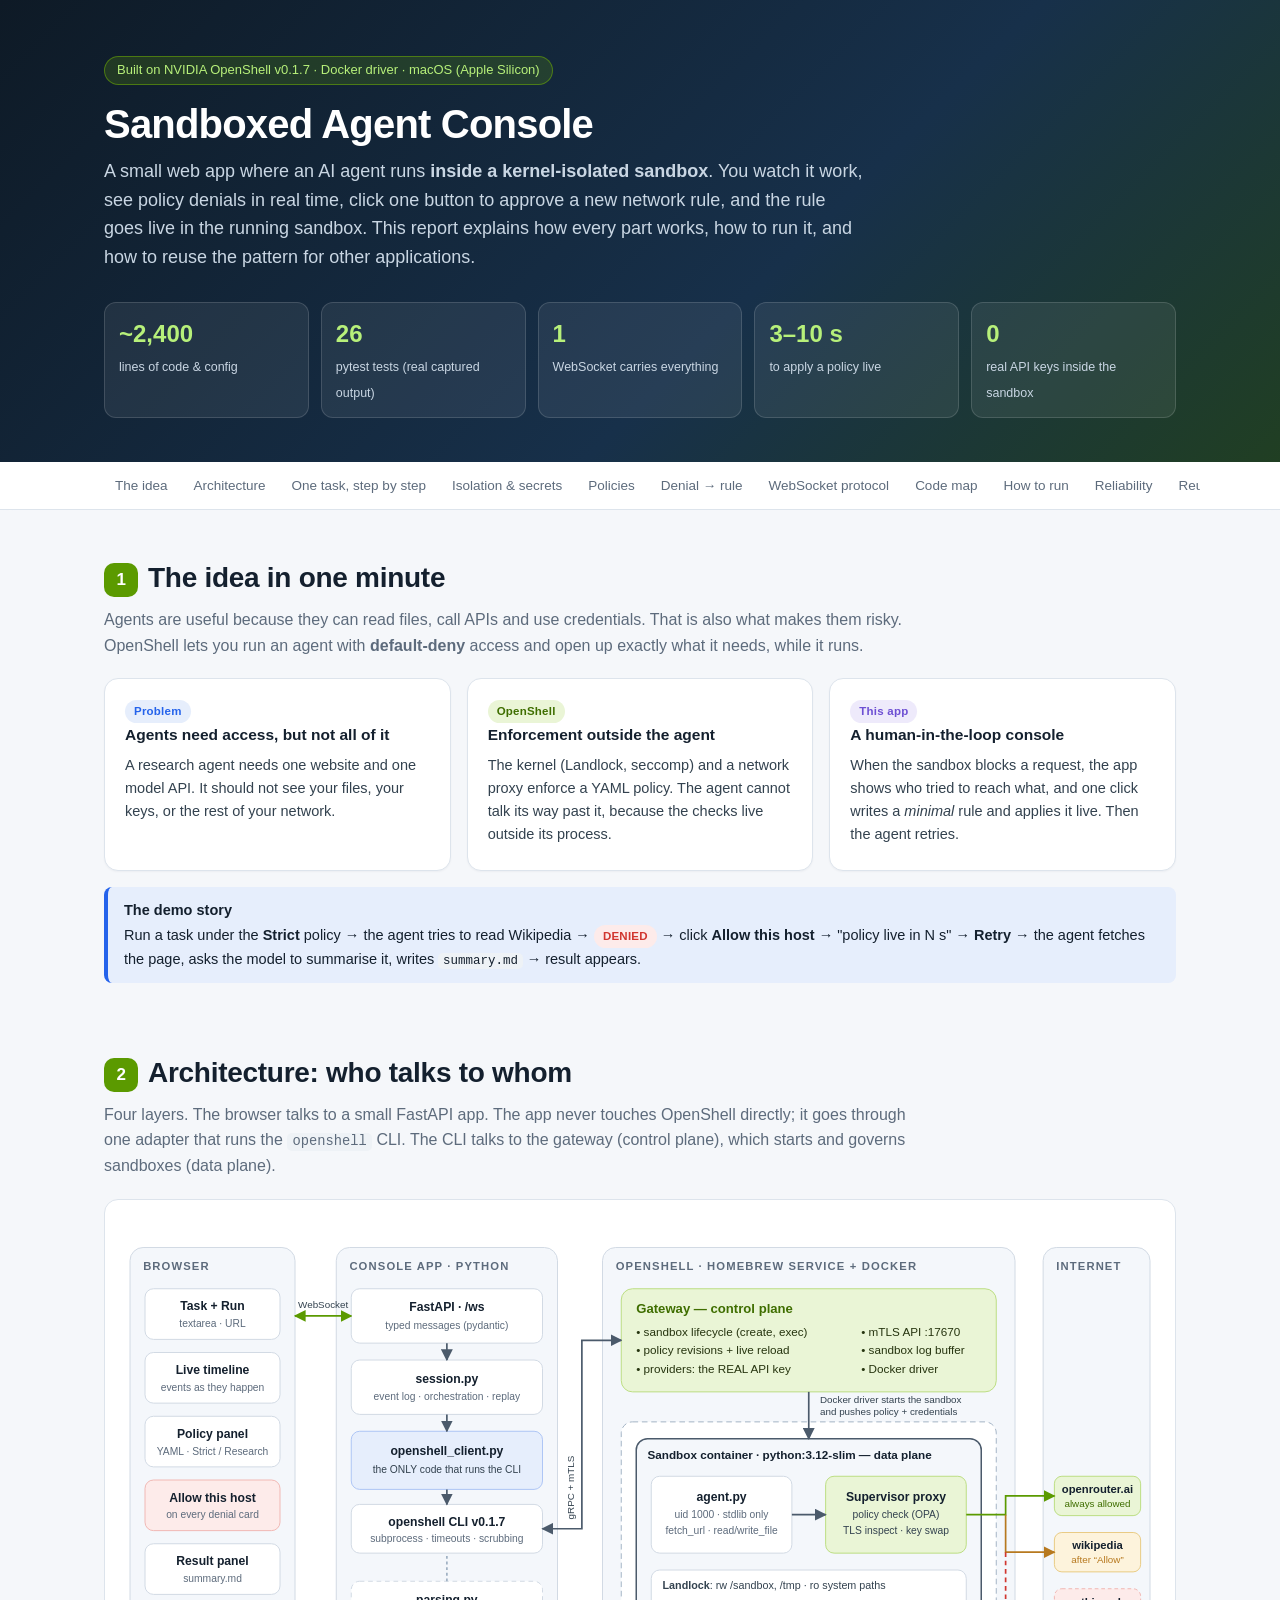
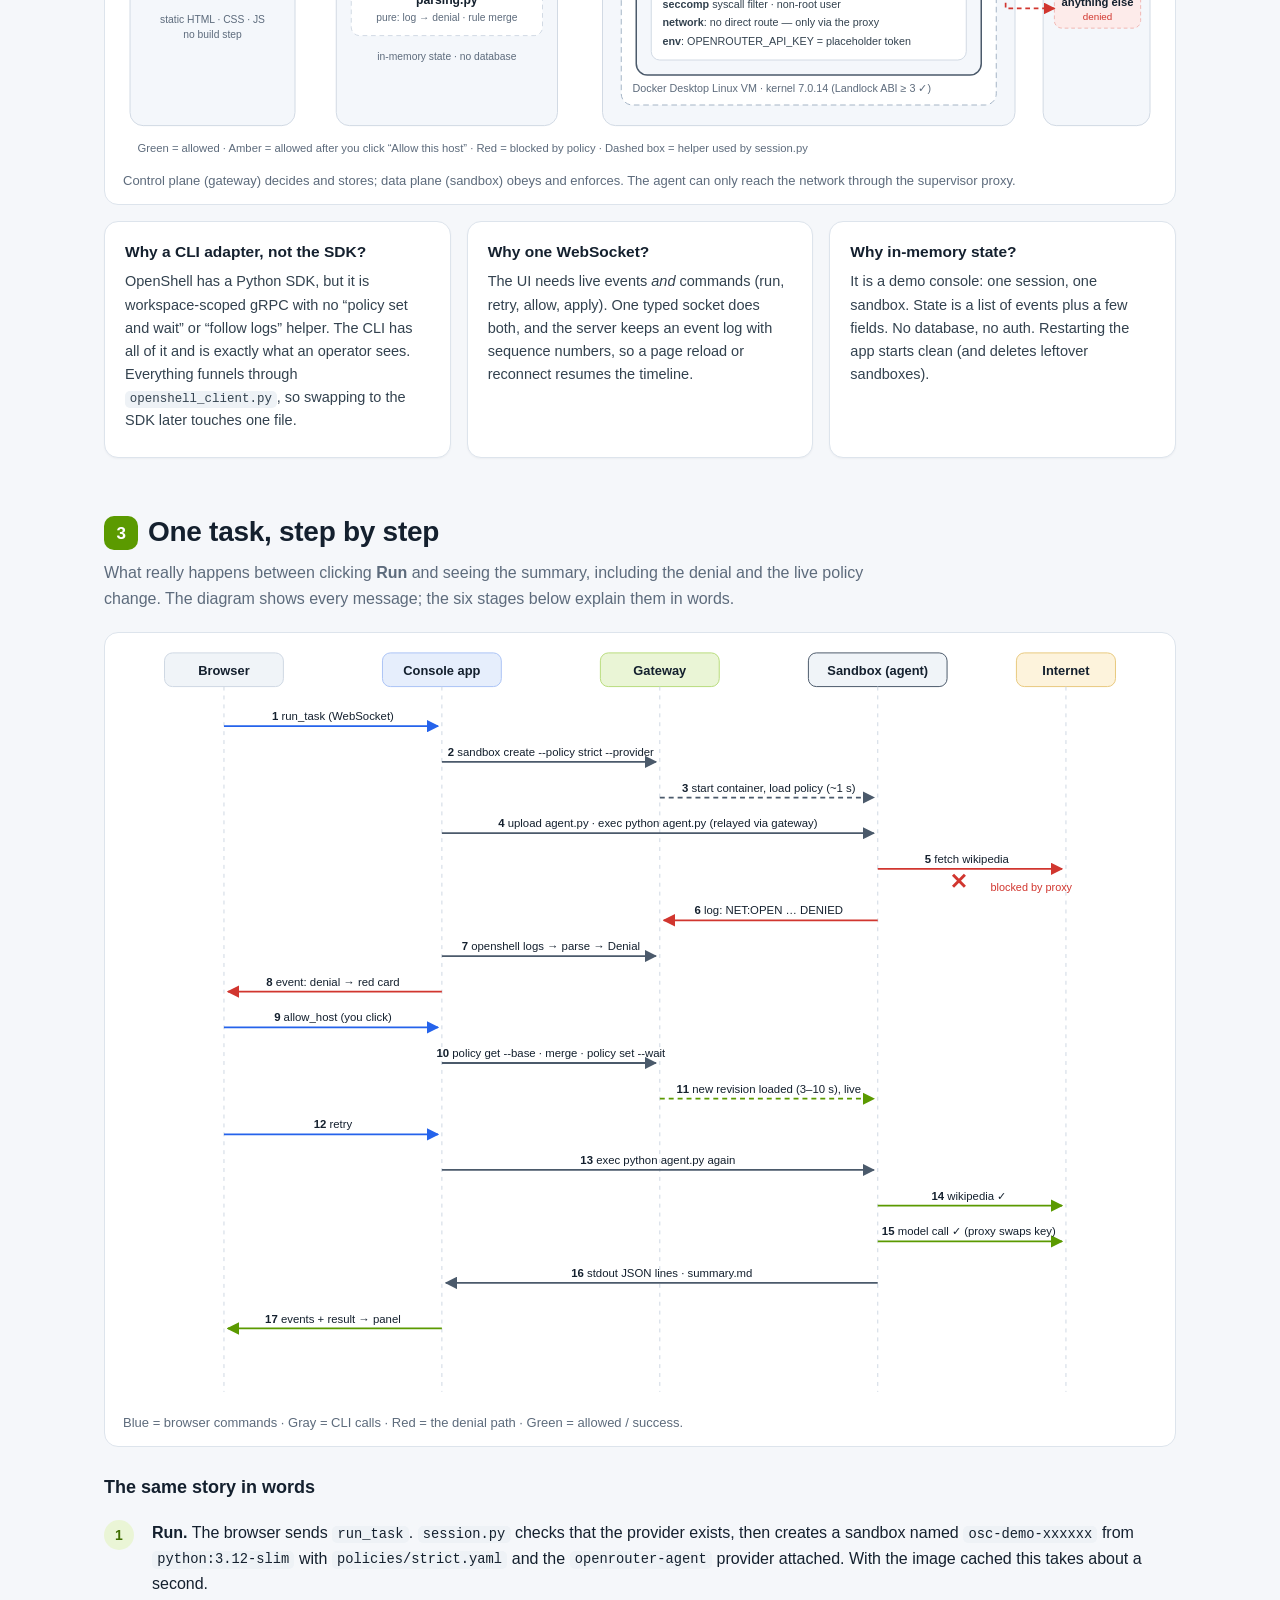
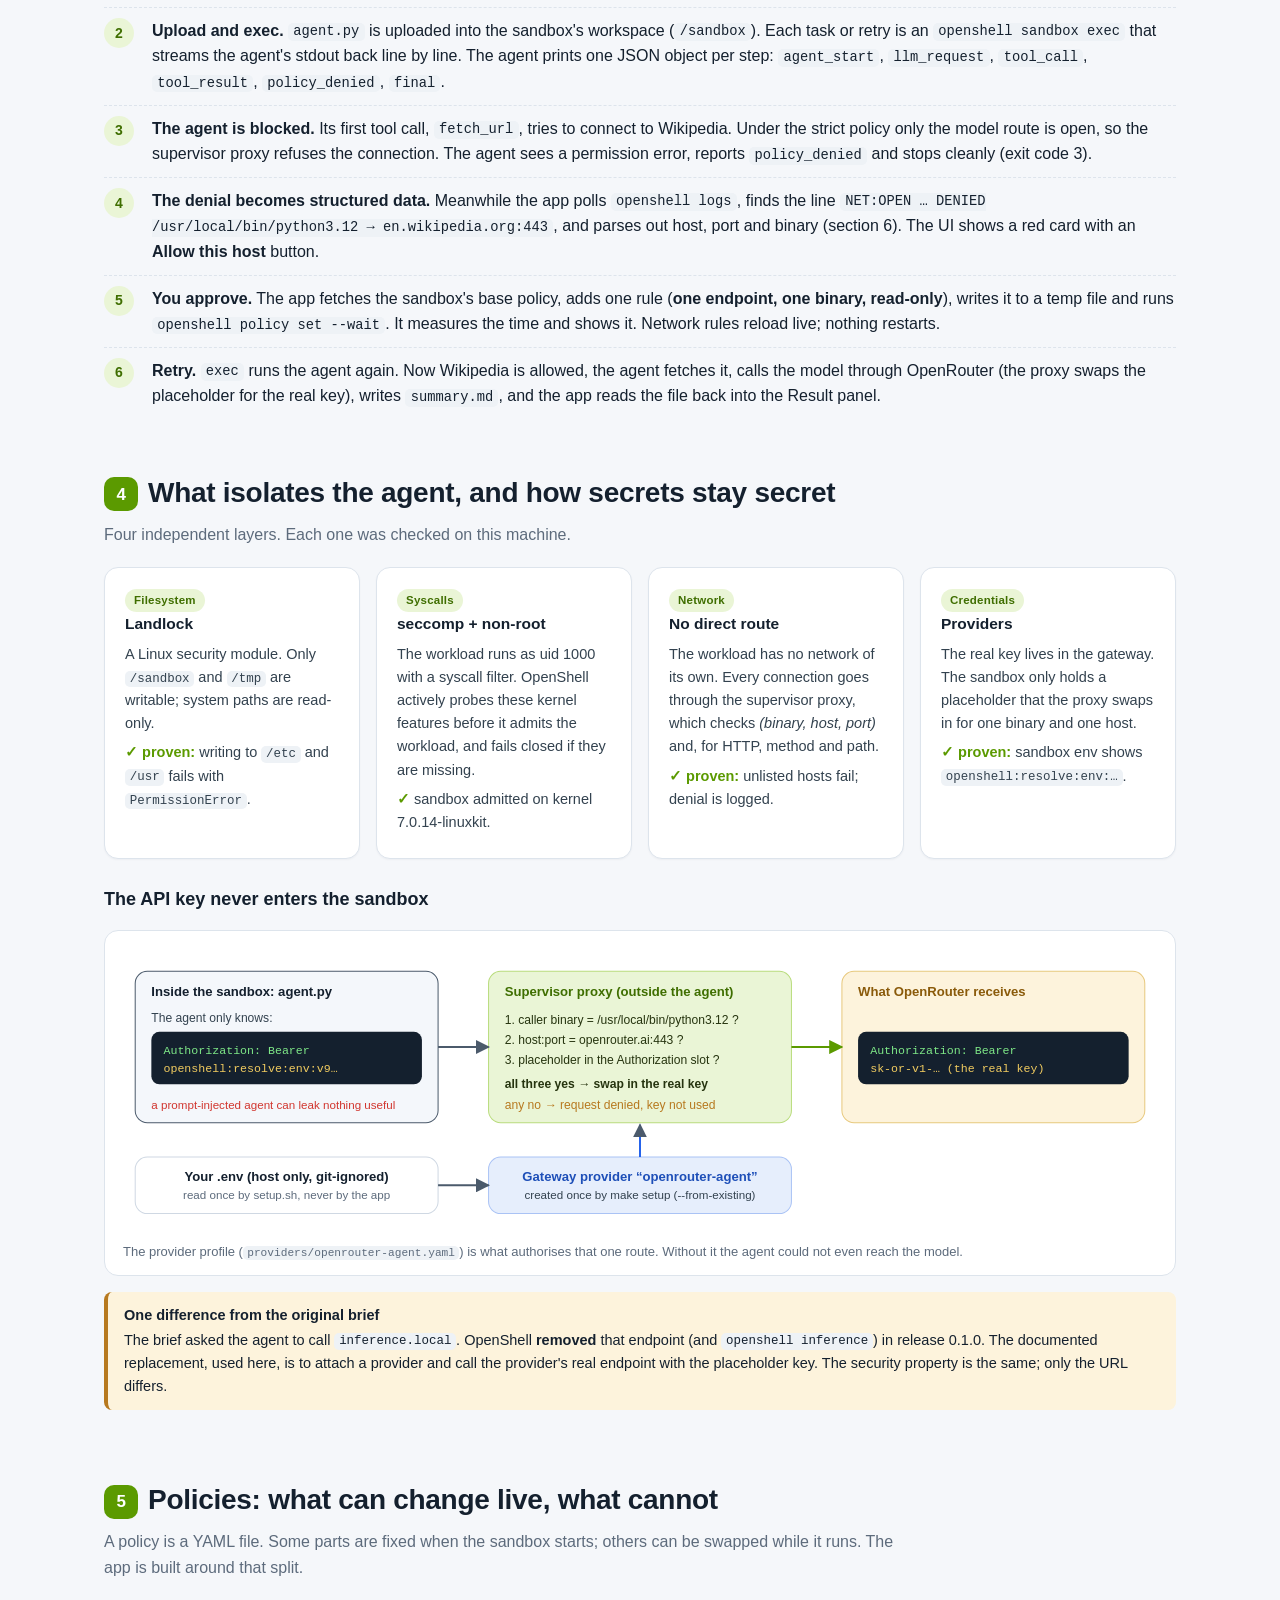
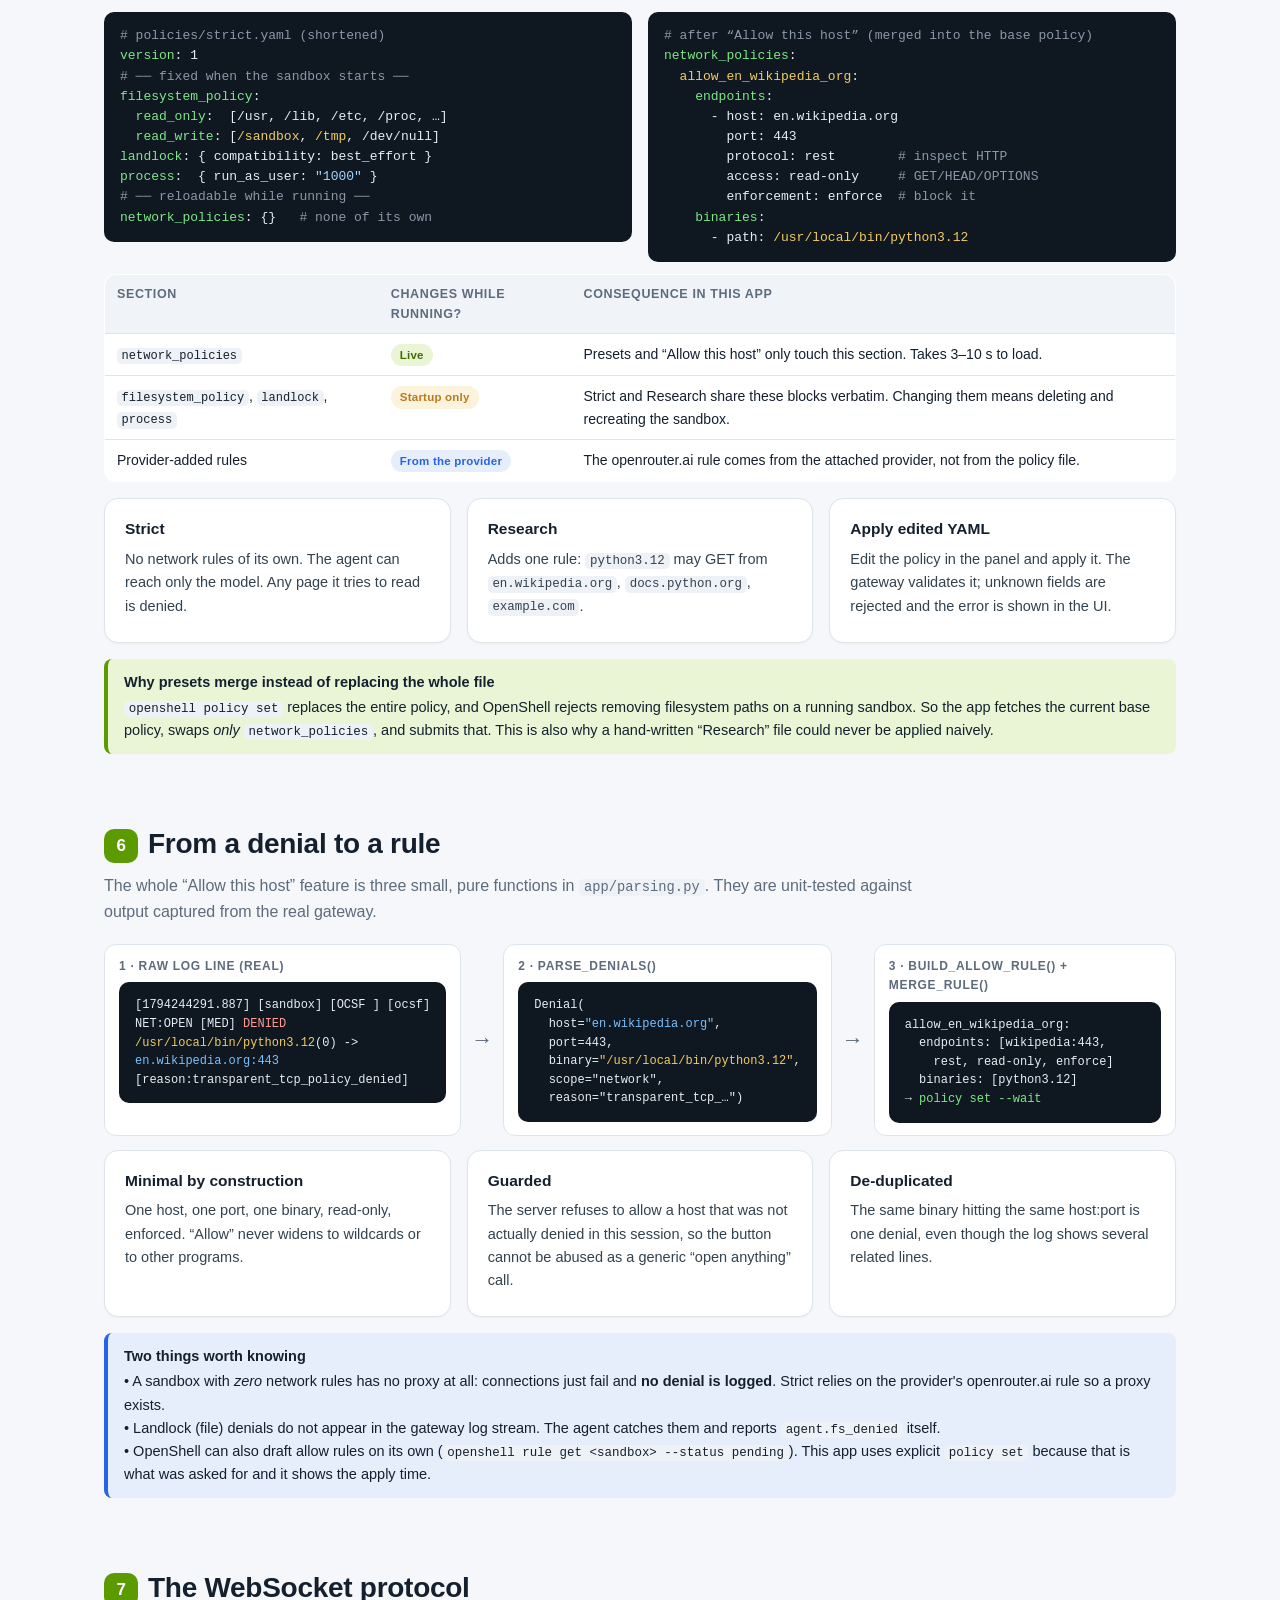
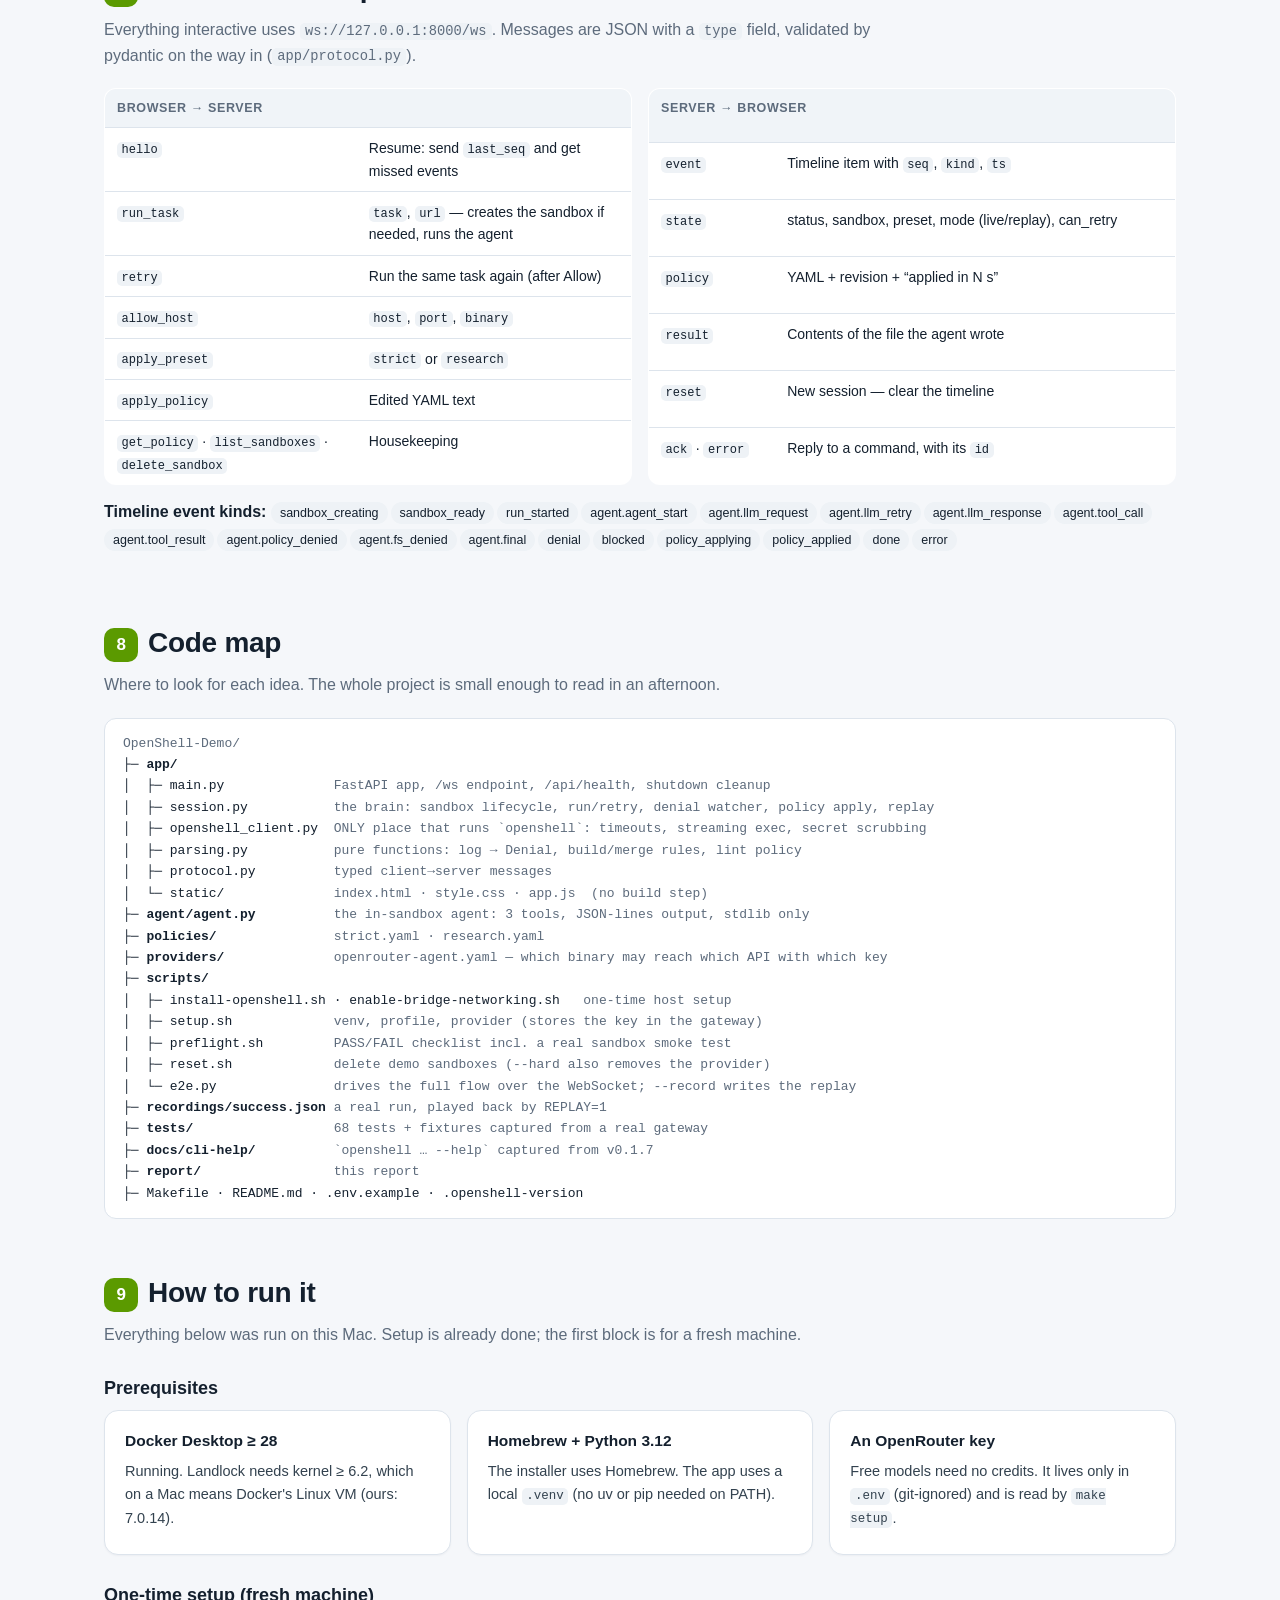
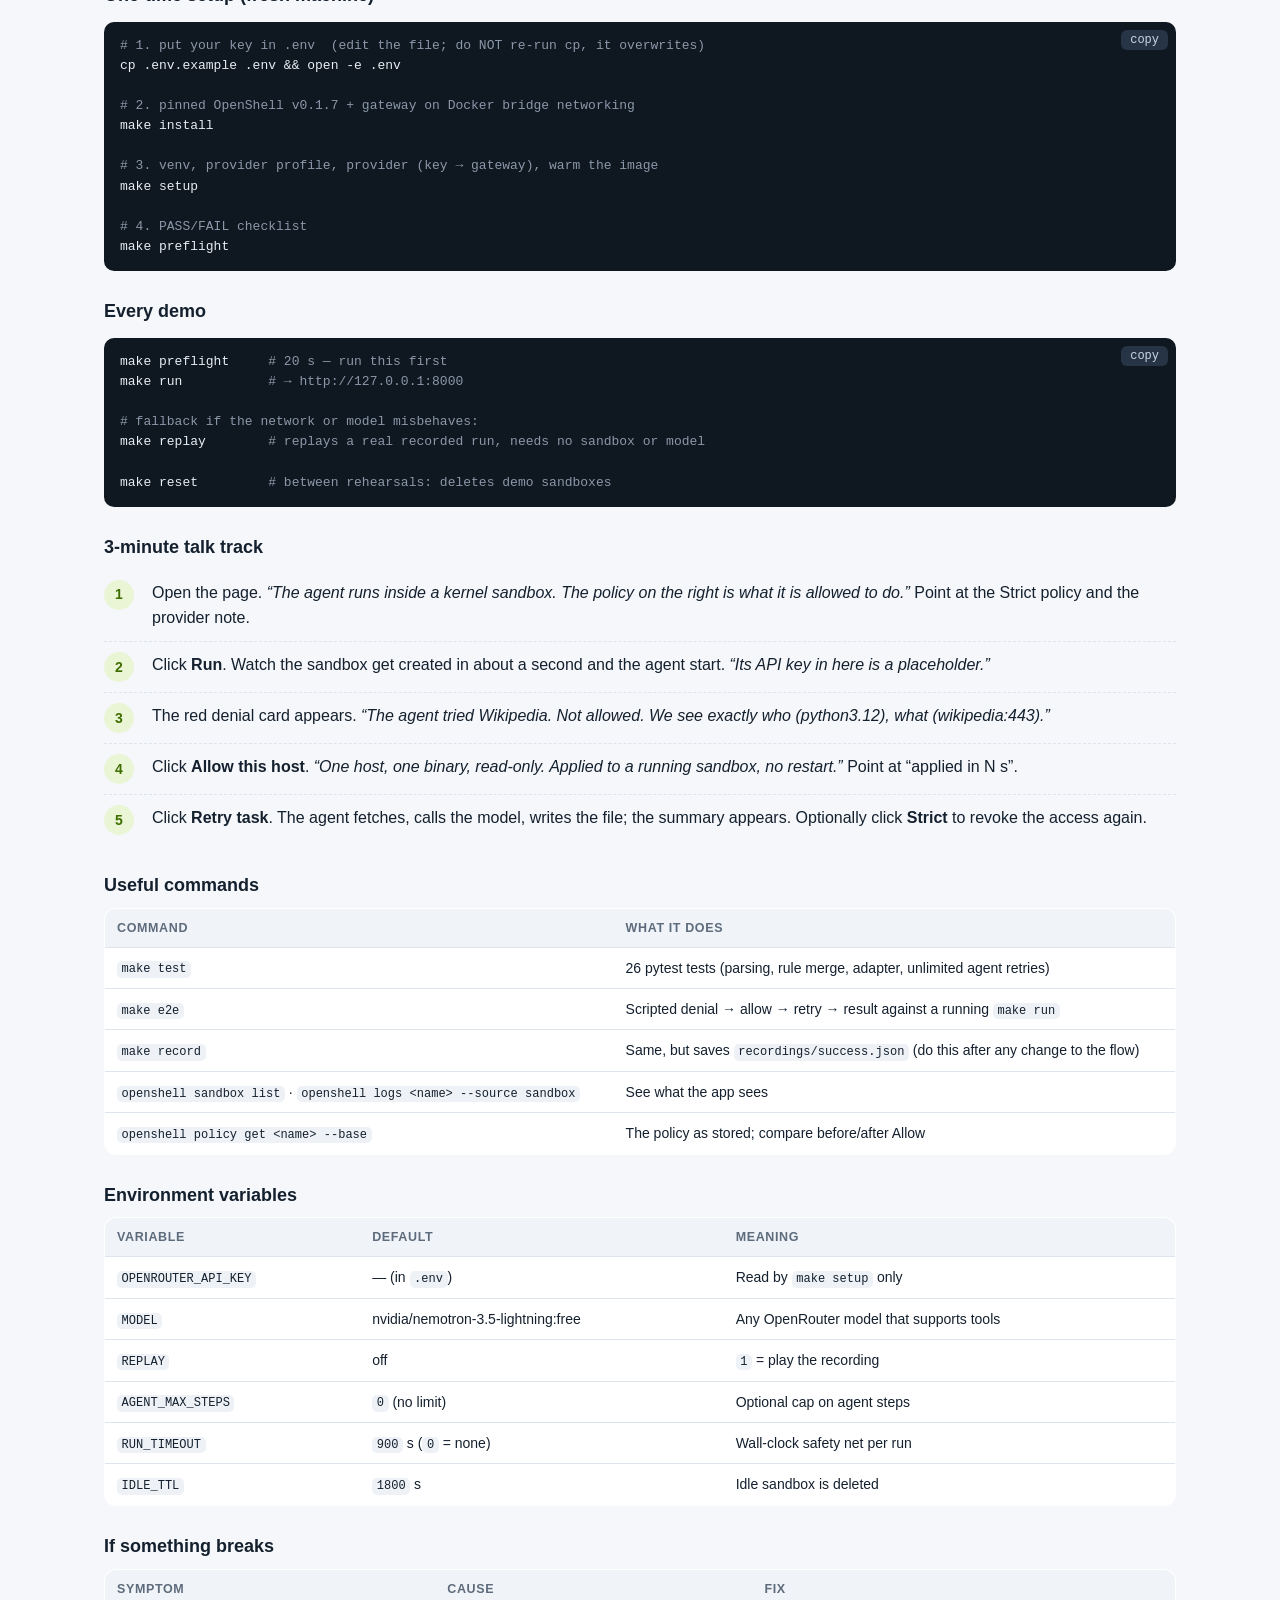
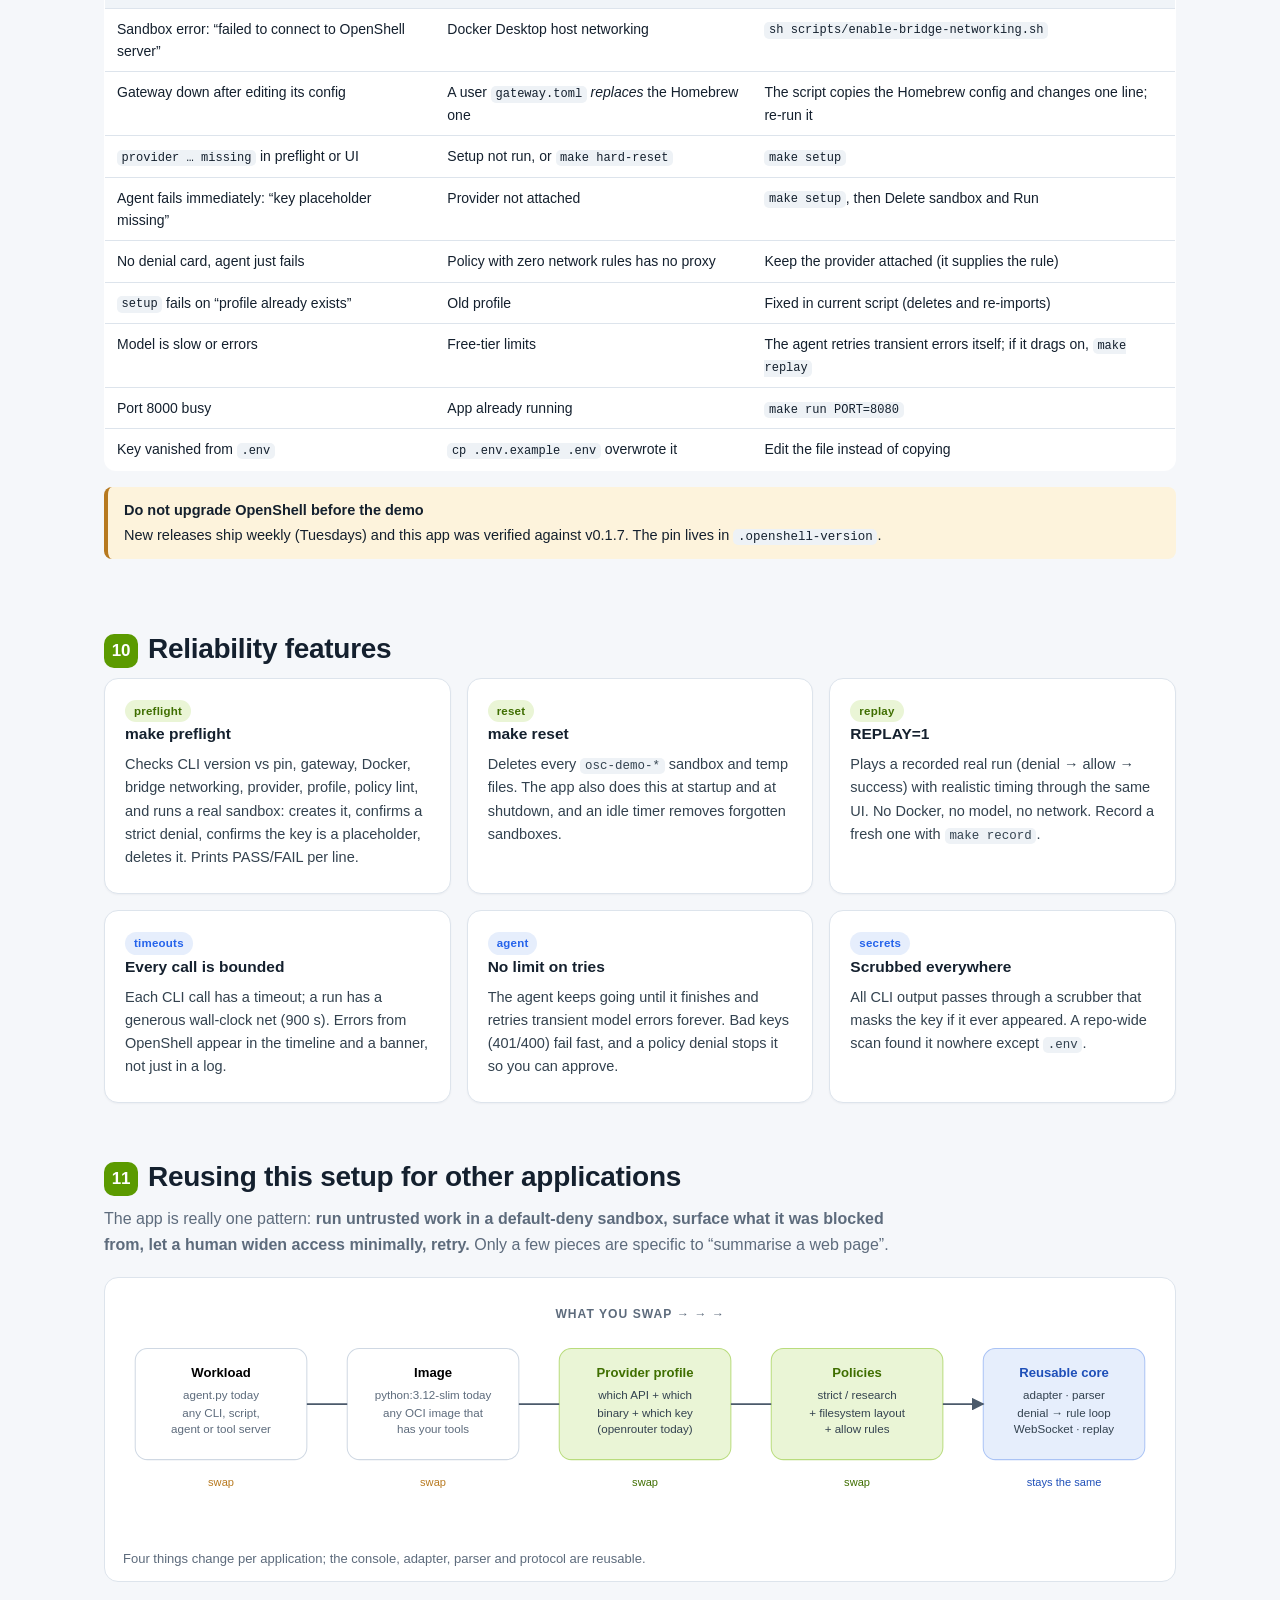
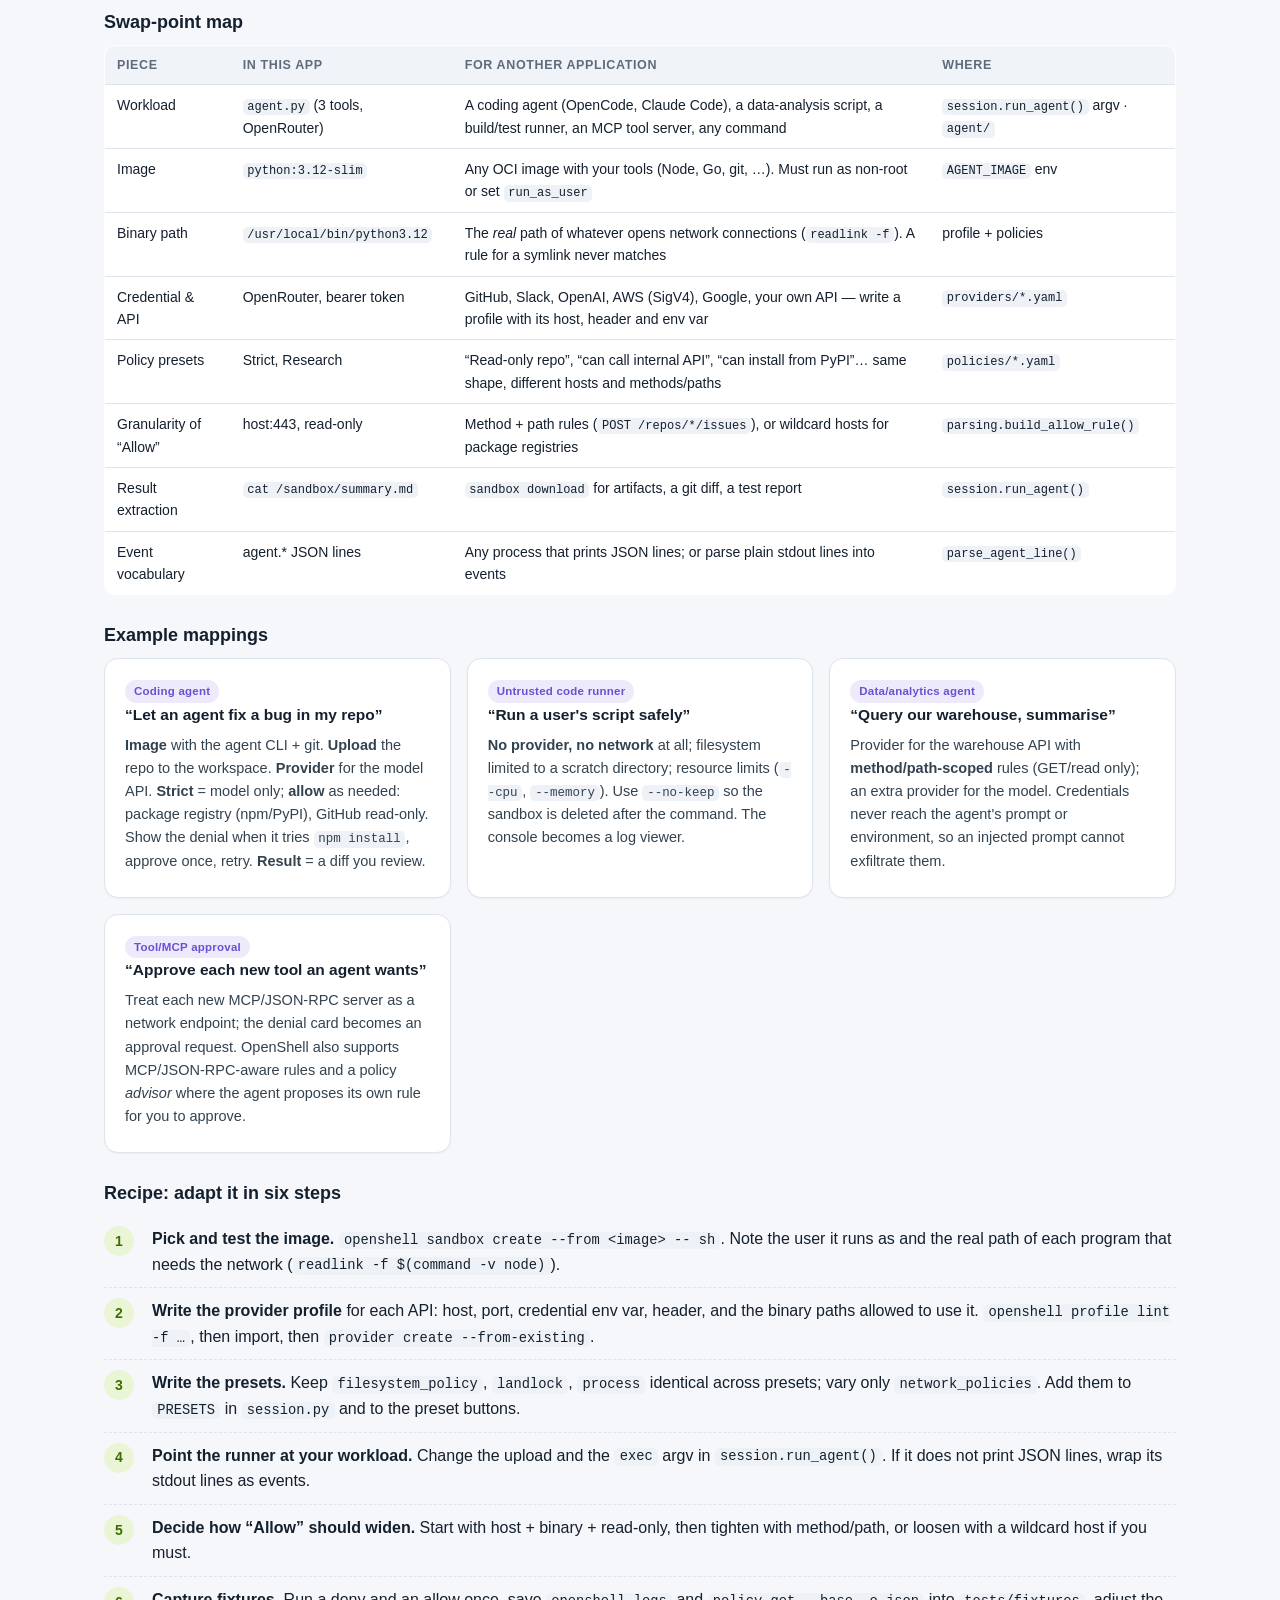
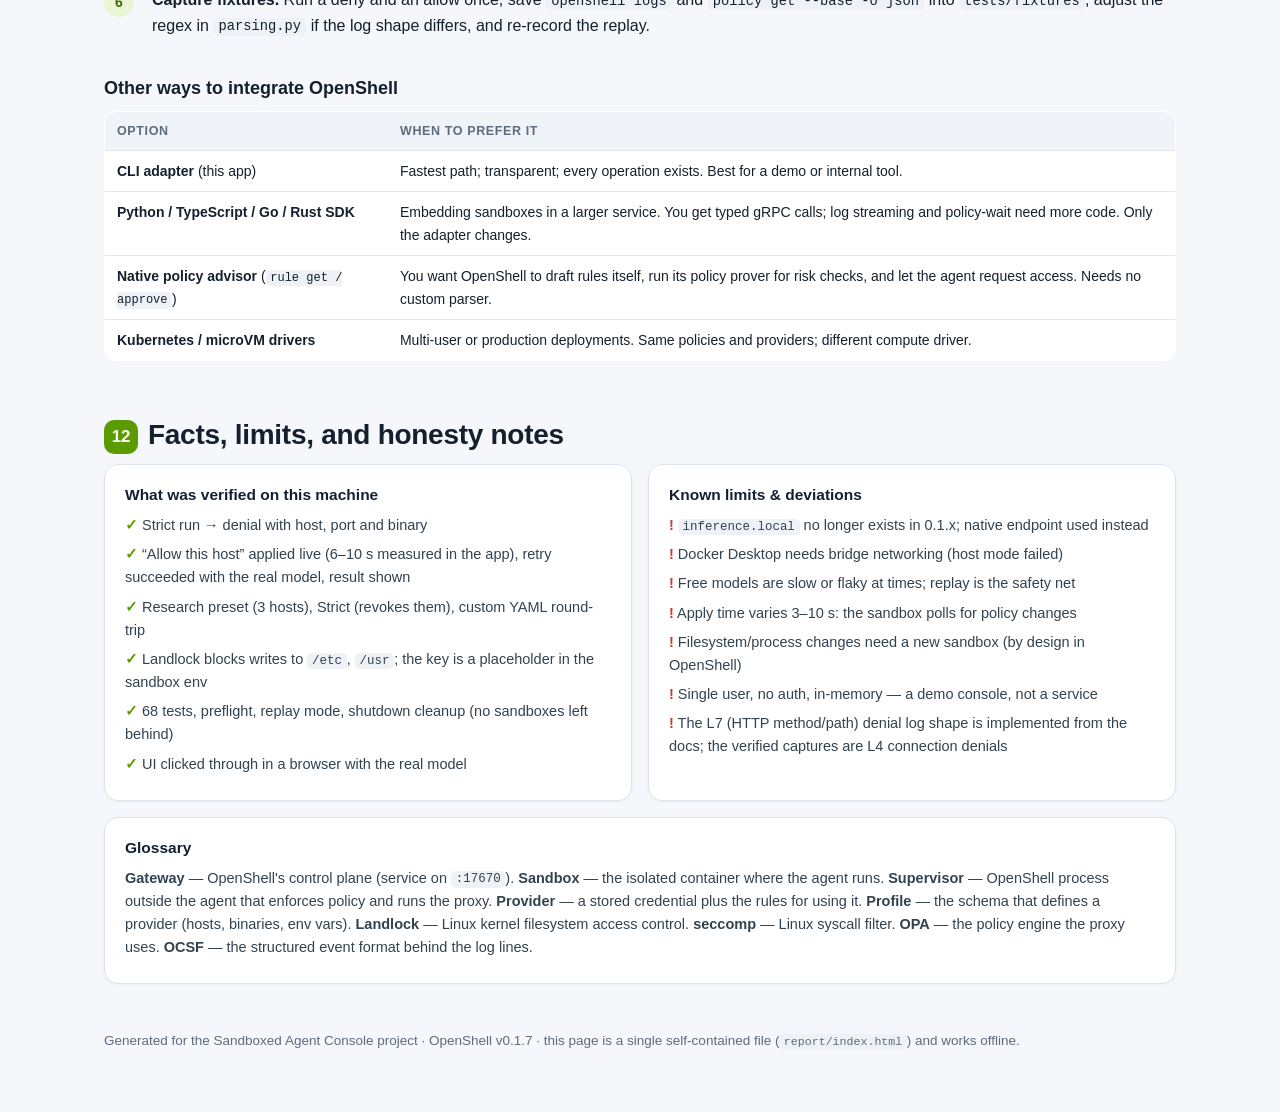
<file: report/index.html>
<!doctype html>
<html lang="en">
<head>
<meta charset="utf-8">
<meta name="viewport" content="width=device-width, initial-scale=1">
<title>Sandboxed Agent Console — how it works</title>
<style>
  :root{
    --bg:#f5f7fa; --card:#ffffff; --ink:#14202e; --muted:#5d6b7c; --line:#dde4ec;
    --green:#5b9a00; --green-l:#eaf5d6; --green-d:#3f6e00;
    --blue:#2563eb; --blue-l:#e6eefc;
    --red:#d1362f; --red-l:#fdebea;
    --amber:#b7791f; --amber-l:#fdf3dc;
    --violet:#6d4fd3; --violet-l:#eeeafb;
    --code:#0f1720; --mono: ui-monospace,SFMono-Regular,Menlo,Consolas,monospace;
  }
  *{box-sizing:border-box}
  html{scroll-behavior:smooth}
  body{margin:0;background:var(--bg);color:var(--ink);font:16px/1.6 -apple-system,BlinkMacSystemFont,"Segoe UI",Inter,Roboto,sans-serif}
  a{color:var(--blue)}
  code{font:0.86em var(--mono);background:#eef2f6;padding:.1em .38em;border-radius:5px}
  pre{background:var(--code);color:#e6edf3;border-radius:10px;padding:14px 16px;overflow:auto;font:13px/1.55 var(--mono);margin:12px 0;position:relative}
  pre code{background:none;padding:0;color:inherit;font-size:inherit}
  .copy{position:absolute;top:8px;right:8px;background:#263445;color:#c9d6e3;border:0;border-radius:6px;padding:3px 9px;font:12px var(--mono);cursor:pointer}
  .copy:hover{background:#34475c}
  .k{color:#7ee787}.s{color:#a5d6ff}.c{color:#8b98a9}.r{color:#ff9b93}.y{color:#f2cc60}.b{color:#79c0ff}

  /* layout */
  .wrap{max-width:1120px;margin:0 auto;padding:0 24px}
  header.hero{background:linear-gradient(135deg,#0e1a26 0%,#17304a 60%,#25460f 120%);color:#fff;padding:56px 0 44px}
  .hero h1{font-size:40px;line-height:1.15;margin:0 0 10px;letter-spacing:-.02em}
  .hero p{max-width:760px;color:#c9d6e3;font-size:18px;margin:0}
  .hero .tag{display:inline-block;background:rgba(118,185,0,.18);border:1px solid rgba(118,185,0,.5);color:#b7f07a;padding:3px 12px;border-radius:999px;font-size:13px;margin-bottom:16px}
  .facts{display:grid;grid-template-columns:repeat(auto-fit,minmax(150px,1fr));gap:12px;margin-top:30px}
  .fact{background:rgba(255,255,255,.07);border:1px solid rgba(255,255,255,.14);border-radius:12px;padding:12px 14px}
  .fact b{display:block;font-size:24px;color:#b7f07a}
  .fact span{font-size:12.5px;color:#c9d6e3}
  nav.toc{position:sticky;top:0;z-index:20;background:rgba(255,255,255,.92);backdrop-filter:blur(8px);border-bottom:1px solid var(--line)}
  nav.toc .wrap{display:flex;gap:4px;overflow:auto;padding-top:8px;padding-bottom:8px}
  nav.toc a{white-space:nowrap;text-decoration:none;color:var(--muted);font-size:13.5px;padding:5px 11px;border-radius:999px}
  nav.toc a:hover,nav.toc a.on{background:var(--green-l);color:var(--green-d)}
  section{padding:46px 0 6px}
  section h2{font-size:28px;letter-spacing:-.01em;margin:0 0 6px}
  section h2 .n{display:inline-grid;place-items:center;width:34px;height:34px;border-radius:10px;background:var(--green);color:#fff;font-size:17px;margin-right:10px;vertical-align:2px}
  .lead{color:var(--muted);margin:0 0 20px;max-width:820px}
  h3{font-size:18px;margin:26px 0 8px}
  .card{background:var(--card);border:1px solid var(--line);border-radius:14px;padding:18px 20px;box-shadow:0 1px 2px rgba(20,32,46,.04)}
  .grid{display:grid;gap:16px}
  .g2{grid-template-columns:repeat(auto-fit,minmax(320px,1fr))}
  .g3{grid-template-columns:repeat(auto-fit,minmax(260px,1fr))}
  .g4{grid-template-columns:repeat(auto-fit,minmax(220px,1fr))}
  .card h4{margin:0 0 6px;font-size:15.5px}
  .card p{margin:6px 0;font-size:14.5px;color:#33424f}
  .badge{display:inline-block;font-size:11.5px;font-weight:600;padding:2px 9px;border-radius:999px;letter-spacing:.02em}
  .b-green{background:var(--green-l);color:var(--green-d)} .b-blue{background:var(--blue-l);color:var(--blue)}
  .b-red{background:var(--red-l);color:var(--red)} .b-amber{background:var(--amber-l);color:var(--amber)} .b-violet{background:var(--violet-l);color:var(--violet)}
  .callout{border-left:4px solid var(--green);background:var(--green-l);border-radius:8px;padding:12px 16px;margin:16px 0;font-size:14.5px}
  .callout.warn{border-color:var(--amber);background:var(--amber-l)}
  .callout.info{border-color:var(--blue);background:var(--blue-l)}
  .callout.bad{border-color:var(--red);background:var(--red-l)}
  .callout b:first-child{display:block;margin-bottom:2px}
  figure{margin:16px 0;background:#fff;border:1px solid var(--line);border-radius:14px;padding:10px;overflow:auto}
  figure svg{display:block;width:100%;height:auto;min-width:760px}
  figcaption{font-size:13px;color:var(--muted);padding:8px 8px 2px}
  table{width:100%;border-collapse:collapse;font-size:14px;background:#fff;border:1px solid var(--line);border-radius:12px;overflow:hidden}
  th,td{text-align:left;padding:9px 12px;border-bottom:1px solid var(--line);vertical-align:top}
  th{background:#f0f4f8;font-size:12.5px;text-transform:uppercase;letter-spacing:.05em;color:var(--muted)}
  tr:last-child td{border-bottom:0}
  .steps{counter-reset:s;list-style:none;padding:0;margin:0}
  .steps li{counter-increment:s;display:grid;grid-template-columns:36px 1fr;gap:12px;padding:10px 0;border-bottom:1px dashed var(--line)}
  .steps li:last-child{border-bottom:0}
  .steps li::before{content:counter(s);display:grid;place-items:center;width:30px;height:30px;border-radius:50%;background:var(--green-l);color:var(--green-d);font-weight:700;font-size:14px}
  .flow{display:flex;flex-wrap:wrap;align-items:stretch;gap:10px}
  .flow .box{flex:1 1 220px;border:1px solid var(--line);border-radius:12px;background:#fff;padding:12px 14px}
  .flow .arrow{align-self:center;font-size:22px;color:var(--muted)}
  .box h5{margin:0 0 6px;font-size:12px;text-transform:uppercase;letter-spacing:.06em;color:var(--muted)}
  .box pre{margin:0;font-size:12px}
  .tree{font:13px/1.65 var(--mono);background:#fff;border:1px solid var(--line);border-radius:12px;padding:14px 18px;overflow:auto;white-space:pre}
  .tree .d{color:var(--muted)}
  .pill{display:inline-block;padding:1px 9px;border-radius:999px;background:#eef2f6;font-size:12.5px;margin:2px 3px 2px 0}
  .tick{color:var(--green);font-weight:700} .cross{color:var(--red);font-weight:700}
  footer{padding:40px 0 60px;color:var(--muted);font-size:13.5px}
  @media (max-width:700px){.hero h1{font-size:30px}}
  @media print{nav.toc{display:none}.copy{display:none}section{break-inside:avoid}}
</style>
</head>
<body>

<header class="hero">
  <div class="wrap">
    <span class="tag">Built on NVIDIA OpenShell v0.1.7 · Docker driver · macOS (Apple Silicon)</span>
    <h1>Sandboxed Agent Console</h1>
    <p>A small web app where an AI agent runs <b>inside a kernel-isolated sandbox</b>. You watch it work, see policy denials in real time, click one button to approve a new network rule, and the rule goes live in the running sandbox. This report explains how every part works, how to run it, and how to reuse the pattern for other applications.</p>
    <div class="facts">
      <div class="fact"><b>~2,400</b><span>lines of code &amp; config</span></div>
      <div class="fact"><b>26</b><span>pytest tests (real captured output)</span></div>
      <div class="fact"><b>1</b><span>WebSocket carries everything</span></div>
      <div class="fact"><b>3–10 s</b><span>to apply a policy live</span></div>
      <div class="fact"><b>0</b><span>real API keys inside the sandbox</span></div>
    </div>
  </div>
</header>

<nav class="toc"><div class="wrap">
  <a href="#idea">The idea</a><a href="#arch">Architecture</a><a href="#story">One task, step by step</a>
  <a href="#isolation">Isolation &amp; secrets</a><a href="#policy">Policies</a><a href="#denial">Denial → rule</a>
  <a href="#protocol">WebSocket protocol</a><a href="#files">Code map</a><a href="#run">How to run</a>
  <a href="#reliability">Reliability</a><a href="#reuse">Reuse it</a><a href="#facts">Facts &amp; limits</a>
</div></nav>

<main class="wrap">

<!-- ======================= 1 ======================= -->
<section id="idea">
  <h2><span class="n">1</span>The idea in one minute</h2>
  <p class="lead">Agents are useful because they can read files, call APIs and use credentials. That is also what makes them risky. OpenShell lets you run an agent with <b>default-deny</b> access and open up exactly what it needs, while it runs.</p>
  <div class="grid g3">
    <div class="card"><span class="badge b-blue">Problem</span><h4>Agents need access, but not all of it</h4><p>A research agent needs one website and one model API. It should not see your files, your keys, or the rest of your network.</p></div>
    <div class="card"><span class="badge b-green">OpenShell</span><h4>Enforcement outside the agent</h4><p>The kernel (Landlock, seccomp) and a network proxy enforce a YAML policy. The agent cannot talk its way past it, because the checks live outside its process.</p></div>
    <div class="card"><span class="badge b-violet">This app</span><h4>A human-in-the-loop console</h4><p>When the sandbox blocks a request, the app shows who tried to reach what, and one click writes a <i>minimal</i> rule and applies it live. Then the agent retries.</p></div>
  </div>
  <div class="callout info"><b>The demo story</b>Run a task under the <b>Strict</b> policy → the agent tries to read Wikipedia → <span class="badge b-red">DENIED</span> → click <b>Allow this host</b> → "policy live in N s" → <b>Retry</b> → the agent fetches the page, asks the model to summarise it, writes <code>summary.md</code> → result appears.</div>
</section>

<!-- ======================= 2 ======================= -->
<section id="arch">
  <h2><span class="n">2</span>Architecture: who talks to whom</h2>
  <p class="lead">Four layers. The browser talks to a small FastAPI app. The app never touches OpenShell directly; it goes through one adapter that runs the <code>openshell</code> CLI. The CLI talks to the gateway (control plane), which starts and governs sandboxes (data plane).</p>

<figure>
<svg viewBox="0 0 1120 590" xmlns="http://www.w3.org/2000/svg" font-family="-apple-system,Segoe UI,Inter,sans-serif">
  <defs>
    <marker id="ag" viewBox="0 0 10 10" refX="9" refY="5" markerWidth="7" markerHeight="7" orient="auto-start-reverse"><path d="M0 0L10 5L0 10z" fill="#5b9a00"/></marker>
    <marker id="ak" viewBox="0 0 10 10" refX="9" refY="5" markerWidth="7" markerHeight="7" orient="auto-start-reverse"><path d="M0 0L10 5L0 10z" fill="#4b5a6b"/></marker>
    <marker id="ar" viewBox="0 0 10 10" refX="9" refY="5" markerWidth="7" markerHeight="7" orient="auto-start-reverse"><path d="M0 0L10 5L0 10z" fill="#d1362f"/></marker>
    <marker id="aa" viewBox="0 0 10 10" refX="9" refY="5" markerWidth="7" markerHeight="7" orient="auto-start-reverse"><path d="M0 0L10 5L0 10z" fill="#b7791f"/></marker>
  </defs>

  <!-- zones -->
  <rect x="16" y="40" width="176" height="510" rx="14" fill="#f4f7fb" stroke="#cfd8e3"/>
  <text x="30" y="64" font-size="12" font-weight="700" fill="#5d6b7c" letter-spacing="1.2">BROWSER</text>
  <rect x="236" y="40" width="236" height="510" rx="14" fill="#f4f7fb" stroke="#cfd8e3"/>
  <text x="250" y="64" font-size="12" font-weight="700" fill="#5d6b7c" letter-spacing="1.2">CONSOLE APP · PYTHON</text>
  <rect x="520" y="40" width="440" height="510" rx="14" fill="#f4f7fb" stroke="#cfd8e3"/>
  <text x="534" y="64" font-size="12" font-weight="700" fill="#5d6b7c" letter-spacing="1.2">OPENSHELL · HOMEBREW SERVICE + DOCKER</text>
  <rect x="990" y="40" width="114" height="510" rx="14" fill="#f4f7fb" stroke="#cfd8e3"/>
  <text x="1004" y="64" font-size="12" font-weight="700" fill="#5d6b7c" letter-spacing="1.2">INTERNET</text>

  <!-- browser -->
  <g font-size="13" fill="#14202e">
    <rect x="32" y="84" width="144" height="54" rx="9" fill="#fff" stroke="#cfd8e3"/><text x="104" y="107" text-anchor="middle" font-weight="600">Task + Run</text><text x="104" y="125" text-anchor="middle" font-size="11" fill="#5d6b7c">textarea · URL</text>
    <rect x="32" y="152" width="144" height="54" rx="9" fill="#fff" stroke="#cfd8e3"/><text x="104" y="175" text-anchor="middle" font-weight="600">Live timeline</text><text x="104" y="193" text-anchor="middle" font-size="11" fill="#5d6b7c">events as they happen</text>
    <rect x="32" y="220" width="144" height="54" rx="9" fill="#fff" stroke="#cfd8e3"/><text x="104" y="243" text-anchor="middle" font-weight="600">Policy panel</text><text x="104" y="261" text-anchor="middle" font-size="11" fill="#5d6b7c">YAML · Strict / Research</text>
    <rect x="32" y="288" width="144" height="54" rx="9" fill="#fdebea" stroke="#f1b5b1"/><text x="104" y="311" text-anchor="middle" font-weight="600">Allow this host</text><text x="104" y="329" text-anchor="middle" font-size="11" fill="#5d6b7c">on every denial card</text>
    <rect x="32" y="356" width="144" height="54" rx="9" fill="#fff" stroke="#cfd8e3"/><text x="104" y="379" text-anchor="middle" font-weight="600">Result panel</text><text x="104" y="397" text-anchor="middle" font-size="11" fill="#5d6b7c">summary.md</text>
    <text x="104" y="440" text-anchor="middle" font-size="11" fill="#5d6b7c">static HTML · CSS · JS</text>
    <text x="104" y="456" text-anchor="middle" font-size="11" fill="#5d6b7c">no build step</text>
  </g>

  <!-- app -->
  <g font-size="13" fill="#14202e">
    <rect x="252" y="84" width="204" height="58" rx="9" fill="#fff" stroke="#cfd8e3"/><text x="354" y="108" text-anchor="middle" font-weight="600">FastAPI · /ws</text><text x="354" y="127" text-anchor="middle" font-size="11" fill="#5d6b7c">typed messages (pydantic)</text>
    <rect x="252" y="160" width="204" height="58" rx="9" fill="#fff" stroke="#cfd8e3"/><text x="354" y="184" text-anchor="middle" font-weight="600">session.py</text><text x="354" y="203" text-anchor="middle" font-size="11" fill="#5d6b7c">event log · orchestration · replay</text>
    <rect x="252" y="236" width="204" height="62" rx="9" fill="#e6eefc" stroke="#aac3f5"/><text x="354" y="261" text-anchor="middle" font-weight="600">openshell_client.py</text><text x="354" y="280" text-anchor="middle" font-size="11" fill="#33424f">the ONLY code that runs the CLI</text>
    <rect x="252" y="314" width="204" height="52" rx="9" fill="#fff" stroke="#cfd8e3"/><text x="354" y="337" text-anchor="middle" font-weight="600">openshell CLI v0.1.7</text><text x="354" y="354" text-anchor="middle" font-size="11" fill="#5d6b7c">subprocess · timeouts · scrubbing</text>
    <rect x="252" y="396" width="204" height="58" rx="9" fill="#fff" stroke="#cfd8e3" stroke-dasharray="5 4"/><text x="354" y="420" text-anchor="middle" font-weight="600">parsing.py</text><text x="354" y="438" text-anchor="middle" font-size="11" fill="#5d6b7c">pure: log → denial · rule merge</text>
    <text x="354" y="480" text-anchor="middle" font-size="11" fill="#5d6b7c">in-memory state · no database</text>
  </g>

  <!-- openshell -->
  <rect x="540" y="84" width="400" height="110" rx="12" fill="#eaf5d6" stroke="#b9dc7d"/>
  <text x="556" y="110" font-size="14" font-weight="700" fill="#3f6e00">Gateway — control plane</text>
  <g font-size="12.5" fill="#26340f">
    <text x="556" y="134">• sandbox lifecycle (create, exec)</text>
    <text x="556" y="154">• policy revisions + live reload</text>
    <text x="556" y="174">• providers: the REAL API key</text>
    <text x="796" y="134">• mTLS API :17670</text>
    <text x="796" y="154">• sandbox log buffer</text>
    <text x="796" y="174">• Docker driver</text>
  </g>
  <rect x="540" y="226" width="400" height="302" rx="12" fill="#fff" stroke="#9fb0c3" stroke-dasharray="6 4"/>
  <text x="552" y="514" font-size="11.5" fill="#5d6b7c">Docker Desktop Linux VM · kernel 7.0.14 (Landlock ABI ≥ 3 ✓)</text>
  <rect x="556" y="244" width="368" height="252" rx="12" fill="#f4f7fb" stroke="#4b5a6b" stroke-width="1.6"/>
  <text x="568" y="266" font-size="12.5" font-weight="700" fill="#14202e">Sandbox container · python:3.12-slim — data plane</text>
  <g font-size="13" fill="#14202e">
    <rect x="572" y="284" width="150" height="82" rx="9" fill="#fff" stroke="#cfd8e3"/><text x="647" y="310" text-anchor="middle" font-weight="600">agent.py</text><text x="647" y="328" text-anchor="middle" font-size="11" fill="#5d6b7c">uid 1000 · stdlib only</text><text x="647" y="346" text-anchor="middle" font-size="11" fill="#5d6b7c">fetch_url · read/write_file</text>
    <rect x="758" y="284" width="150" height="82" rx="9" fill="#eaf5d6" stroke="#b9dc7d"/><text x="833" y="310" text-anchor="middle" font-weight="600">Supervisor proxy</text><text x="833" y="328" text-anchor="middle" font-size="11" fill="#33424f">policy check (OPA)</text><text x="833" y="346" text-anchor="middle" font-size="11" fill="#33424f">TLS inspect · key swap</text>
  </g>
  <rect x="572" y="384" width="336" height="96" rx="9" fill="#fff" stroke="#cfd8e3"/>
  <g font-size="11.5" fill="#33424f">
    <text x="584" y="404"><tspan font-weight="700">Landlock</tspan>: rw /sandbox, /tmp · ro system paths</text>
    <text x="584" y="424"><tspan font-weight="700">seccomp</tspan> syscall filter · non-root user</text>
    <text x="584" y="444"><tspan font-weight="700">network</tspan>: no direct route — only via the proxy</text>
    <text x="584" y="464"><tspan font-weight="700">env</tspan>: OPENROUTER_API_KEY = placeholder token</text>
  </g>

  <!-- internet -->
  <g font-size="12" fill="#14202e">
    <rect x="1002" y="284" width="92" height="42" rx="8" fill="#eaf5d6" stroke="#b9dc7d"/><text x="1048" y="302" text-anchor="middle" font-weight="600">openrouter.ai</text><text x="1048" y="317" text-anchor="middle" font-size="10.5" fill="#3f6e00">always allowed</text>
    <rect x="1002" y="344" width="92" height="42" rx="8" fill="#fdf3dc" stroke="#e8c97e"/><text x="1048" y="362" text-anchor="middle" font-weight="600">wikipedia</text><text x="1048" y="377" text-anchor="middle" font-size="10.5" fill="#b7791f">after “Allow”</text>
    <rect x="1002" y="404" width="92" height="42" rx="8" fill="#fdebea" stroke="#f1b5b1" stroke-dasharray="4 3"/><text x="1048" y="422" text-anchor="middle" font-weight="600">anything else</text><text x="1048" y="437" text-anchor="middle" font-size="10.5" fill="#d1362f">denied</text>
  </g>

  <!-- arrows -->
  <g fill="none" stroke-width="1.8">
    <path d="M192 113 H252" stroke="#5b9a00" marker-start="url(#ag)" marker-end="url(#ag)"/>
    <path d="M354 142 V160" stroke="#4b5a6b" marker-end="url(#ak)"/>
    <path d="M354 218 V236" stroke="#4b5a6b" marker-end="url(#ak)"/>
    <path d="M354 298 V314" stroke="#4b5a6b" marker-end="url(#ak)"/>
    <path d="M456 340 H498 V139 H540" stroke="#4b5a6b" marker-end="url(#ak)" marker-start="url(#ak)"/>
    <path d="M740 194 V244" stroke="#4b5a6b" marker-end="url(#ak)"/>
    <path d="M722 325 H758" stroke="#4b5a6b" marker-end="url(#ak)"/>
    <path d="M908 325 H950 V305 H1002" stroke="#5b9a00" marker-end="url(#ag)"/>
    <path d="M950 325 V365 H1002" stroke="#b7791f" marker-end="url(#aa)"/>
    <path d="M950 365 V425 H1002" stroke="#d1362f" stroke-dasharray="5 4" marker-end="url(#ar)"/>
    <path d="M354 396 V366" stroke="#9fb0c3" stroke-dasharray="3 3"/>
  </g>
  <g font-size="10.5" fill="#33424f">
    <text x="222" y="104" text-anchor="middle">WebSocket</text>
    <text transform="translate(490,330) rotate(-90)" text-anchor="start" font-size="10.5">gRPC + mTLS</text>
    <text x="752" y="206">Docker driver starts the sandbox</text>
    <text x="752" y="219">and pushes policy + credentials</text>
  </g>
  <text x="24" y="578" font-size="12" fill="#5d6b7c">Green = allowed · Amber = allowed after you click “Allow this host” · Red = blocked by policy · Dashed box = helper used by session.py</text>
</svg>
<figcaption>Control plane (gateway) decides and stores; data plane (sandbox) obeys and enforces. The agent can only reach the network through the supervisor proxy.</figcaption>
</figure>

  <div class="grid g3">
    <div class="card"><h4>Why a CLI adapter, not the SDK?</h4><p>OpenShell has a Python SDK, but it is workspace-scoped gRPC with no “policy set and wait” or “follow logs” helper. The CLI has all of it and is exactly what an operator sees. Everything funnels through <code>openshell_client.py</code>, so swapping to the SDK later touches one file.</p></div>
    <div class="card"><h4>Why one WebSocket?</h4><p>The UI needs live events <i>and</i> commands (run, retry, allow, apply). One typed socket does both, and the server keeps an event log with sequence numbers, so a page reload or reconnect resumes the timeline.</p></div>
    <div class="card"><h4>Why in-memory state?</h4><p>It is a demo console: one session, one sandbox. State is a list of events plus a few fields. No database, no auth. Restarting the app starts clean (and deletes leftover sandboxes).</p></div>
  </div>
</section>

<!-- ======================= 3 ======================= -->
<section id="story">
  <h2><span class="n">3</span>One task, step by step</h2>
  <p class="lead">What really happens between clicking <b>Run</b> and seeing the summary, including the denial and the live policy change. The diagram shows every message; the six stages below explain them in words.</p>

<figure>
<svg viewBox="0 0 1060 770" xmlns="http://www.w3.org/2000/svg" font-family="-apple-system,Segoe UI,Inter,sans-serif">
  <defs>
    <marker id="s1" viewBox="0 0 10 10" refX="9" refY="5" markerWidth="7" markerHeight="7" orient="auto"><path d="M0 0L10 5L0 10z" fill="#4b5a6b"/></marker>
    <marker id="s2" viewBox="0 0 10 10" refX="9" refY="5" markerWidth="7" markerHeight="7" orient="auto"><path d="M0 0L10 5L0 10z" fill="#d1362f"/></marker>
    <marker id="s3" viewBox="0 0 10 10" refX="9" refY="5" markerWidth="7" markerHeight="7" orient="auto"><path d="M0 0L10 5L0 10z" fill="#5b9a00"/></marker>
    <marker id="s4" viewBox="0 0 10 10" refX="9" refY="5" markerWidth="7" markerHeight="7" orient="auto"><path d="M0 0L10 5L0 10z" fill="#2563eb"/></marker>
  </defs>
  <!-- lane headers -->
  <g font-size="13" font-weight="700" fill="#14202e" text-anchor="middle">
    <rect x="50" y="10" width="120" height="34" rx="8" fill="#f0f4f8" stroke="#cfd8e3"/><text x="110" y="32">Browser</text>
    <rect x="270" y="10" width="120" height="34" rx="8" fill="#e6eefc" stroke="#aac3f5"/><text x="330" y="32">Console app</text>
    <rect x="490" y="10" width="120" height="34" rx="8" fill="#eaf5d6" stroke="#b9dc7d"/><text x="550" y="32">Gateway</text>
    <rect x="700" y="10" width="140" height="34" rx="8" fill="#f0f4f8" stroke="#4b5a6b"/><text x="770" y="32">Sandbox (agent)</text>
    <rect x="910" y="10" width="100" height="34" rx="8" fill="#fdf3dc" stroke="#e8c97e"/><text x="960" y="32">Internet</text>
  </g>
  <g stroke="#cfd8e3" stroke-dasharray="4 5"><line x1="110" y1="44" x2="110" y2="756"/><line x1="330" y1="44" x2="330" y2="756"/><line x1="550" y1="44" x2="550" y2="756"/><line x1="770" y1="44" x2="770" y2="756"/><line x1="960" y1="44" x2="960" y2="756"/></g>

  <g font-size="11.5" fill="#14202e" text-anchor="middle">
    <!-- 1 -->
    <path d="M110 84 H326" stroke="#2563eb" stroke-width="1.8" fill="none" marker-end="url(#s4)"/><text x="220" y="78"><tspan font-weight="700">1</tspan>  run_task  (WebSocket)</text>
    <!-- 2 -->
    <path d="M330 120 H546" stroke="#4b5a6b" stroke-width="1.8" fill="none" marker-end="url(#s1)"/><text x="440" y="114"><tspan font-weight="700">2</tspan>  sandbox create --policy strict --provider</text>
    <!-- 3 -->
    <path d="M550 156 H766" stroke="#4b5a6b" stroke-width="1.8" stroke-dasharray="5 4" fill="none" marker-end="url(#s1)"/><text x="660" y="150"><tspan font-weight="700">3</tspan>  start container, load policy (~1 s)</text>
    <!-- 4 -->
    <path d="M330 192 H766" stroke="#4b5a6b" stroke-width="1.8" fill="none" marker-end="url(#s1)"/><text x="548" y="186"><tspan font-weight="700">4</tspan>  upload agent.py · exec python agent.py   (relayed via gateway)</text>
    <!-- 5 -->
    <path d="M770 228 H956" stroke="#d1362f" stroke-width="1.8" fill="none" marker-end="url(#s2)"/><text x="860" y="222"><tspan font-weight="700">5</tspan>  fetch wikipedia</text>
    <g stroke="#d1362f" stroke-width="3"><path d="M846 234 l12 12 M858 234 l-12 12"/></g><text x="925" y="250" fill="#d1362f" font-size="11">blocked by proxy</text>
    <!-- 6 -->
    <path d="M770 280 H554" stroke="#d1362f" stroke-width="1.8" fill="none" marker-end="url(#s2)"/><text x="660" y="274"><tspan font-weight="700">6</tspan>  log: NET:OPEN … DENIED</text>
    <!-- 7 -->
    <path d="M330 316 H546" stroke="#4b5a6b" stroke-width="1.8" fill="none" marker-end="url(#s1)"/><text x="440" y="310"><tspan font-weight="700">7</tspan>  openshell logs → parse → Denial</text>
    <!-- 8 -->
    <path d="M330 352 H114" stroke="#d1362f" stroke-width="1.8" fill="none" marker-end="url(#s2)"/><text x="220" y="346"><tspan font-weight="700">8</tspan>  event: denial → red card</text>
    <!-- 9 -->
    <path d="M110 388 H326" stroke="#2563eb" stroke-width="1.8" fill="none" marker-end="url(#s4)"/><text x="220" y="382"><tspan font-weight="700">9</tspan>  allow_host  (you click)</text>
    <!-- 10 -->
    <path d="M330 424 H546" stroke="#4b5a6b" stroke-width="1.8" fill="none" marker-end="url(#s1)"/><text x="440" y="418"><tspan font-weight="700">10</tspan>  policy get --base · merge · policy set --wait</text>
    <!-- 11 -->
    <path d="M550 460 H766" stroke="#5b9a00" stroke-width="1.8" stroke-dasharray="5 4" fill="none" marker-end="url(#s3)"/><text x="660" y="454"><tspan font-weight="700">11</tspan>  new revision loaded (3–10 s), live</text>
    <!-- 12 -->
    <path d="M110 496 H326" stroke="#2563eb" stroke-width="1.8" fill="none" marker-end="url(#s4)"/><text x="220" y="490"><tspan font-weight="700">12</tspan>  retry</text>
    <!-- 13 -->
    <path d="M330 532 H766" stroke="#4b5a6b" stroke-width="1.8" fill="none" marker-end="url(#s1)"/><text x="548" y="526"><tspan font-weight="700">13</tspan>  exec python agent.py again</text>
    <!-- 14 -->
    <path d="M770 568 H956" stroke="#5b9a00" stroke-width="1.8" fill="none" marker-end="url(#s3)"/><text x="862" y="562"><tspan font-weight="700">14</tspan>  wikipedia ✓</text>
    <path d="M770 604 H956" stroke="#5b9a00" stroke-width="1.8" fill="none" marker-end="url(#s3)"/><text x="862" y="598"><tspan font-weight="700">15</tspan>  model call ✓ (proxy swaps key)</text>
    <!-- 16 -->
    <path d="M770 646 H334" stroke="#4b5a6b" stroke-width="1.8" fill="none" marker-end="url(#s1)"/><text x="552" y="640"><tspan font-weight="700">16</tspan>  stdout JSON lines · summary.md</text>
    <!-- 17 -->
    <path d="M330 692 H114" stroke="#5b9a00" stroke-width="1.8" fill="none" marker-end="url(#s3)"/><text x="220" y="686"><tspan font-weight="700">17</tspan>  events + result → panel</text>
  </g>
</svg>
<figcaption>Blue = browser commands · Gray = CLI calls · Red = the denial path · Green = allowed / success.</figcaption>
</figure>

  <h3>The same story in words</h3>
  <ol class="steps">
    <li><div><b>Run.</b> The browser sends <code>run_task</code>. <code>session.py</code> checks that the provider exists, then creates a sandbox named <code>osc-demo-xxxxxx</code> from <code>python:3.12-slim</code> with <code>policies/strict.yaml</code> and the <code>openrouter-agent</code> provider attached. With the image cached this takes about a second.</div></li>
    <li><div><b>Upload and exec.</b> <code>agent.py</code> is uploaded into the sandbox's workspace (<code>/sandbox</code>). Each task or retry is an <code>openshell sandbox exec</code> that streams the agent's stdout back line by line. The agent prints one JSON object per step: <code>agent_start</code>, <code>llm_request</code>, <code>tool_call</code>, <code>tool_result</code>, <code>policy_denied</code>, <code>final</code>.</div></li>
    <li><div><b>The agent is blocked.</b> Its first tool call, <code>fetch_url</code>, tries to connect to Wikipedia. Under the strict policy only the model route is open, so the supervisor proxy refuses the connection. The agent sees a permission error, reports <code>policy_denied</code> and stops cleanly (exit code 3).</div></li>
    <li><div><b>The denial becomes structured data.</b> Meanwhile the app polls <code>openshell logs</code>, finds the line <code>NET:OPEN … DENIED /usr/local/bin/python3.12 → en.wikipedia.org:443</code>, and parses out host, port and binary (section 6). The UI shows a red card with an <b>Allow this host</b> button.</div></li>
    <li><div><b>You approve.</b> The app fetches the sandbox's base policy, adds one rule (<b>one endpoint, one binary, read-only</b>), writes it to a temp file and runs <code>openshell policy set --wait</code>. It measures the time and shows it. Network rules reload live; nothing restarts.</div></li>
    <li><div><b>Retry.</b> <code>exec</code> runs the agent again. Now Wikipedia is allowed, the agent fetches it, calls the model through OpenRouter (the proxy swaps the placeholder for the real key), writes <code>summary.md</code>, and the app reads the file back into the Result panel.</div></li>
  </ol>
</section>

<!-- ======================= 4 ======================= -->
<section id="isolation">
  <h2><span class="n">4</span>What isolates the agent, and how secrets stay secret</h2>
  <p class="lead">Four independent layers. Each one was checked on this machine.</p>
  <div class="grid g4">
    <div class="card"><span class="badge b-green">Filesystem</span><h4>Landlock</h4><p>A Linux security module. Only <code>/sandbox</code> and <code>/tmp</code> are writable; system paths are read-only.</p><p><span class="tick">✓ proven:</span> writing to <code>/etc</code> and <code>/usr</code> fails with <code>PermissionError</code>.</p></div>
    <div class="card"><span class="badge b-green">Syscalls</span><h4>seccomp + non-root</h4><p>The workload runs as uid 1000 with a syscall filter. OpenShell actively probes these kernel features before it admits the workload, and fails closed if they are missing.</p><p><span class="tick">✓</span> sandbox admitted on kernel 7.0.14-linuxkit.</p></div>
    <div class="card"><span class="badge b-green">Network</span><h4>No direct route</h4><p>The workload has no network of its own. Every connection goes through the supervisor proxy, which checks <i>(binary, host, port)</i> and, for HTTP, method and path.</p><p><span class="tick">✓ proven:</span> unlisted hosts fail; denial is logged.</p></div>
    <div class="card"><span class="badge b-green">Credentials</span><h4>Providers</h4><p>The real key lives in the gateway. The sandbox only holds a placeholder that the proxy swaps in for one binary and one host.</p><p><span class="tick">✓ proven:</span> sandbox env shows <code>openshell:resolve:env:…</code>.</p></div>
  </div>

  <h3>The API key never enters the sandbox</h3>
<figure>
<svg viewBox="0 0 1040 290" xmlns="http://www.w3.org/2000/svg" font-family="-apple-system,Segoe UI,Inter,sans-serif">
  <defs>
    <marker id="k1" viewBox="0 0 10 10" refX="9" refY="5" markerWidth="7" markerHeight="7" orient="auto"><path d="M0 0L10 5L0 10z" fill="#4b5a6b"/></marker>
    <marker id="k2" viewBox="0 0 10 10" refX="9" refY="5" markerWidth="7" markerHeight="7" orient="auto"><path d="M0 0L10 5L0 10z" fill="#5b9a00"/></marker>
  </defs>
  <rect x="20" y="30" width="300" height="150" rx="12" fill="#f4f7fb" stroke="#4b5a6b"/>
  <text x="36" y="54" font-size="13" font-weight="700" fill="#14202e">Inside the sandbox: agent.py</text>
  <text x="36" y="80" font-size="12" fill="#33424f">The agent only knows:</text>
  <rect x="36" y="90" width="268" height="52" rx="8" fill="#14202e"/>
  <text x="48" y="112" font-size="11.5" font-family="ui-monospace,Menlo,monospace" fill="#7ee787">Authorization: Bearer</text>
  <text x="48" y="130" font-size="11.5" font-family="ui-monospace,Menlo,monospace" fill="#f2cc60">openshell:resolve:env:v9…</text>
  <text x="36" y="166" font-size="11.5" fill="#d1362f">a prompt-injected agent can leak nothing useful</text>

  <rect x="370" y="30" width="300" height="150" rx="12" fill="#eaf5d6" stroke="#b9dc7d"/>
  <text x="386" y="54" font-size="13" font-weight="700" fill="#3f6e00">Supervisor proxy (outside the agent)</text>
  <g font-size="12" fill="#26340f">
    <text x="386" y="82">1. caller binary = /usr/local/bin/python3.12 ?</text>
    <text x="386" y="102">2. host:port = openrouter.ai:443 ?</text>
    <text x="386" y="122">3. placeholder in the Authorization slot ?</text>
    <text x="386" y="146" font-weight="700">all three yes → swap in the real key</text>
    <text x="386" y="166" fill="#b7791f">any no → request denied, key not used</text>
  </g>

  <rect x="720" y="30" width="300" height="150" rx="12" fill="#fdf3dc" stroke="#e8c97e"/>
  <text x="736" y="54" font-size="13" font-weight="700" fill="#8a5a0a">What OpenRouter receives</text>
  <rect x="736" y="90" width="268" height="52" rx="8" fill="#14202e"/>
  <text x="748" y="112" font-size="11.5" font-family="ui-monospace,Menlo,monospace" fill="#7ee787">Authorization: Bearer</text>
  <text x="748" y="130" font-size="11.5" font-family="ui-monospace,Menlo,monospace" fill="#f2cc60">sk-or-v1-… (the real key)</text>

  <path d="M320 105 H370" stroke="#4b5a6b" stroke-width="2" fill="none" marker-end="url(#k1)"/>
  <path d="M670 105 H720" stroke="#5b9a00" stroke-width="2" fill="none" marker-end="url(#k2)"/>

  <rect x="370" y="214" width="300" height="56" rx="12" fill="#e6eefc" stroke="#aac3f5"/>
  <text x="520" y="238" text-anchor="middle" font-size="13" font-weight="700" fill="#1e4fb8">Gateway provider “openrouter-agent”</text>
  <text x="520" y="256" text-anchor="middle" font-size="11.5" fill="#33424f">created once by make setup (--from-existing)</text>
  <path d="M520 214 V182" stroke="#2563eb" stroke-width="2" fill="none" marker-end="url(#k1)"/>
  <rect x="20" y="214" width="300" height="56" rx="12" fill="#fff" stroke="#cfd8e3"/>
  <text x="170" y="238" text-anchor="middle" font-size="13" font-weight="700" fill="#14202e">Your .env (host only, git-ignored)</text>
  <text x="170" y="256" text-anchor="middle" font-size="11.5" fill="#5d6b7c">read once by setup.sh, never by the app</text>
  <path d="M320 242 H370" stroke="#4b5a6b" stroke-width="2" fill="none" marker-end="url(#k1)"/>
</svg>
<figcaption>The provider profile (<code>providers/openrouter-agent.yaml</code>) is what authorises that one route. Without it the agent could not even reach the model.</figcaption>
</figure>
  <div class="callout warn"><b>One difference from the original brief</b>The brief asked the agent to call <code>inference.local</code>. OpenShell <b>removed</b> that endpoint (and <code>openshell inference</code>) in release 0.1.0. The documented replacement, used here, is to attach a provider and call the provider's real endpoint with the placeholder key. The security property is the same; only the URL differs.</div>
</section>

<!-- ======================= 5 ======================= -->
<section id="policy">
  <h2><span class="n">5</span>Policies: what can change live, what cannot</h2>
  <p class="lead">A policy is a YAML file. Some parts are fixed when the sandbox starts; others can be swapped while it runs. The app is built around that split.</p>

  <div class="grid g2">
    <div>
<pre><code><span class="c"># policies/strict.yaml (shortened)</span>
<span class="k">version</span>: 1
<span class="c"># ── fixed when the sandbox starts ──</span>
<span class="k">filesystem_policy</span>:
  <span class="k">read_only</span>:  [/usr, /lib, /etc, /proc, …]
  <span class="k">read_write</span>: [<span class="y">/sandbox</span>, <span class="y">/tmp</span>, /dev/null]
<span class="k">landlock</span>: { compatibility: best_effort }
<span class="k">process</span>:  { run_as_user: <span class="s">"1000"</span> }
<span class="c"># ── reloadable while running ──</span>
<span class="k">network_policies</span>: {}   <span class="c"># none of its own</span></code></pre>
    </div>
    <div>
<pre><code><span class="c"># after “Allow this host” (merged into the base policy)</span>
<span class="k">network_policies</span>:
  <span class="y">allow_en_wikipedia_org</span>:
    <span class="k">endpoints</span>:
      - host: en.wikipedia.org
        port: 443
        protocol: rest        <span class="c"># inspect HTTP</span>
        access: read-only     <span class="c"># GET/HEAD/OPTIONS</span>
        enforcement: enforce  <span class="c"># block it</span>
    <span class="k">binaries</span>:
      - path: <span class="y">/usr/local/bin/python3.12</span></code></pre>
    </div>
  </div>

  <table>
    <tr><th>Section</th><th>Changes while running?</th><th>Consequence in this app</th></tr>
    <tr><td><code>network_policies</code></td><td><span class="badge b-green">Live</span></td><td>Presets and “Allow this host” only touch this section. Takes 3–10 s to load.</td></tr>
    <tr><td><code>filesystem_policy</code>, <code>landlock</code>, <code>process</code></td><td><span class="badge b-amber">Startup only</span></td><td>Strict and Research share these blocks verbatim. Changing them means deleting and recreating the sandbox.</td></tr>
    <tr><td>Provider-added rules</td><td><span class="badge b-blue">From the provider</span></td><td>The openrouter.ai rule comes from the attached provider, not from the policy file.</td></tr>
  </table>

  <div class="grid g3" style="margin-top:16px">
    <div class="card"><h4>Strict</h4><p>No network rules of its own. The agent can reach only the model. Any page it tries to read is denied.</p></div>
    <div class="card"><h4>Research</h4><p>Adds one rule: <code>python3.12</code> may GET from <code>en.wikipedia.org</code>, <code>docs.python.org</code>, <code>example.com</code>.</p></div>
    <div class="card"><h4>Apply edited YAML</h4><p>Edit the policy in the panel and apply it. The gateway validates it; unknown fields are rejected and the error is shown in the UI.</p></div>
  </div>
  <div class="callout"><b>Why presets merge instead of replacing the whole file</b><code>openshell policy set</code> replaces the entire policy, and OpenShell rejects removing filesystem paths on a running sandbox. So the app fetches the current base policy, swaps <i>only</i> <code>network_policies</code>, and submits that. This is also why a hand-written “Research” file could never be applied naively.</div>
</section>

<!-- ======================= 6 ======================= -->
<section id="denial">
  <h2><span class="n">6</span>From a denial to a rule</h2>
  <p class="lead">The whole “Allow this host” feature is three small, pure functions in <code>app/parsing.py</code>. They are unit-tested against output captured from the real gateway.</p>
  <div class="flow">
    <div class="box"><h5>1 · Raw log line (real)</h5>
<pre><code>[1794244291.887] [sandbox] [OCSF ] [ocsf]
NET:OPEN [MED] <span class="r">DENIED</span>
<span class="y">/usr/local/bin/python3.12</span>(0) ->
<span class="b">en.wikipedia.org:443</span>
[reason:transparent_tcp_policy_denied]</code></pre></div>
    <div class="arrow">→</div>
    <div class="box"><h5>2 · parse_denials()</h5>
<pre><code>Denial(
  host=<span class="b">"en.wikipedia.org"</span>,
  port=443,
  binary=<span class="y">"/usr/local/bin/python3.12"</span>,
  scope="network",
  reason="transparent_tcp_…")</code></pre></div>
    <div class="arrow">→</div>
    <div class="box"><h5>3 · build_allow_rule() + merge_rule()</h5>
<pre><code>allow_en_wikipedia_org:
  endpoints: [wikipedia:443,
    rest, read-only, enforce]
  binaries: [python3.12]
→ <span class="k">policy set --wait</span></code></pre></div>
  </div>
  <div class="grid g3" style="margin-top:14px">
    <div class="card"><h4>Minimal by construction</h4><p>One host, one port, one binary, read-only, enforced. “Allow” never widens to wildcards or to other programs.</p></div>
    <div class="card"><h4>Guarded</h4><p>The server refuses to allow a host that was not actually denied in this session, so the button cannot be abused as a generic “open anything” call.</p></div>
    <div class="card"><h4>De-duplicated</h4><p>The same binary hitting the same host:port is one denial, even though the log shows several related lines.</p></div>
  </div>
  <div class="callout info"><b>Two things worth knowing</b>• A sandbox with <i>zero</i> network rules has no proxy at all: connections just fail and <b>no denial is logged</b>. Strict relies on the provider's openrouter.ai rule so a proxy exists.<br>• Landlock (file) denials do not appear in the gateway log stream. The agent catches them and reports <code>agent.fs_denied</code> itself.<br>• OpenShell can also draft allow rules on its own (<code>openshell rule get &lt;sandbox&gt; --status pending</code>). This app uses explicit <code>policy set</code> because that is what was asked for and it shows the apply time.</div>
</section>

<!-- ======================= 7 ======================= -->
<section id="protocol">
  <h2><span class="n">7</span>The WebSocket protocol</h2>
  <p class="lead">Everything interactive uses <code>ws://127.0.0.1:8000/ws</code>. Messages are JSON with a <code>type</code> field, validated by pydantic on the way in (<code>app/protocol.py</code>).</p>
  <div class="grid g2">
    <table>
      <tr><th colspan="2">Browser → server</th></tr>
      <tr><td><code>hello</code></td><td>Resume: send <code>last_seq</code> and get missed events</td></tr>
      <tr><td><code>run_task</code></td><td><code>task</code>, <code>url</code> — creates the sandbox if needed, runs the agent</td></tr>
      <tr><td><code>retry</code></td><td>Run the same task again (after Allow)</td></tr>
      <tr><td><code>allow_host</code></td><td><code>host</code>, <code>port</code>, <code>binary</code></td></tr>
      <tr><td><code>apply_preset</code></td><td><code>strict</code> or <code>research</code></td></tr>
      <tr><td><code>apply_policy</code></td><td>Edited YAML text</td></tr>
      <tr><td><code>get_policy</code> · <code>list_sandboxes</code> · <code>delete_sandbox</code></td><td>Housekeeping</td></tr>
    </table>
    <table>
      <tr><th colspan="2">Server → browser</th></tr>
      <tr><td><code>event</code></td><td>Timeline item with <code>seq</code>, <code>kind</code>, <code>ts</code></td></tr>
      <tr><td><code>state</code></td><td>status, sandbox, preset, mode (live/replay), can_retry</td></tr>
      <tr><td><code>policy</code></td><td>YAML + revision + “applied in N s”</td></tr>
      <tr><td><code>result</code></td><td>Contents of the file the agent wrote</td></tr>
      <tr><td><code>reset</code></td><td>New session — clear the timeline</td></tr>
      <tr><td><code>ack</code> · <code>error</code></td><td>Reply to a command, with its <code>id</code></td></tr>
    </table>
  </div>
  <p style="margin-top:14px"><b>Timeline event kinds:</b>
    <span class="pill">sandbox_creating</span><span class="pill">sandbox_ready</span><span class="pill">run_started</span><span class="pill">agent.agent_start</span><span class="pill">agent.llm_request</span><span class="pill">agent.llm_retry</span><span class="pill">agent.llm_response</span><span class="pill">agent.tool_call</span><span class="pill">agent.tool_result</span><span class="pill">agent.policy_denied</span><span class="pill">agent.fs_denied</span><span class="pill">agent.final</span><span class="pill">denial</span><span class="pill">blocked</span><span class="pill">policy_applying</span><span class="pill">policy_applied</span><span class="pill">done</span><span class="pill">error</span>
  </p>
</section>

<!-- ======================= 8 ======================= -->
<section id="files">
  <h2><span class="n">8</span>Code map</h2>
  <p class="lead">Where to look for each idea. The whole project is small enough to read in an afternoon.</p>
<div class="tree"><span class="d">OpenShell-Demo/</span>
├─ <b>app/</b>
│  ├─ main.py              <span class="d">FastAPI app, /ws endpoint, /api/health, shutdown cleanup</span>
│  ├─ session.py           <span class="d">the brain: sandbox lifecycle, run/retry, denial watcher, policy apply, replay</span>
│  ├─ openshell_client.py  <span class="d">ONLY place that runs `openshell`: timeouts, streaming exec, secret scrubbing</span>
│  ├─ parsing.py           <span class="d">pure functions: log → Denial, build/merge rules, lint policy</span>
│  ├─ protocol.py          <span class="d">typed client→server messages</span>
│  └─ static/              <span class="d">index.html · style.css · app.js  (no build step)</span>
├─ <b>agent/agent.py</b>          <span class="d">the in-sandbox agent: 3 tools, JSON-lines output, stdlib only</span>
├─ <b>policies/</b>               <span class="d">strict.yaml · research.yaml</span>
├─ <b>providers/</b>              <span class="d">openrouter-agent.yaml — which binary may reach which API with which key</span>
├─ <b>scripts/</b>
│  ├─ install-openshell.sh · enable-bridge-networking.sh   <span class="d">one-time host setup</span>
│  ├─ setup.sh             <span class="d">venv, profile, provider (stores the key in the gateway)</span>
│  ├─ preflight.sh         <span class="d">PASS/FAIL checklist incl. a real sandbox smoke test</span>
│  ├─ reset.sh             <span class="d">delete demo sandboxes (--hard also removes the provider)</span>
│  └─ e2e.py               <span class="d">drives the full flow over the WebSocket; --record writes the replay</span>
├─ <b>recordings/success.json</b> <span class="d">a real run, played back by REPLAY=1</span>
├─ <b>tests/</b>                  <span class="d">68 tests + fixtures captured from a real gateway</span>
├─ <b>docs/cli-help/</b>          <span class="d">`openshell … --help` captured from v0.1.7</span>
├─ <b>report/</b>                 <span class="d">this report</span>
├─ Makefile · README.md · .env.example · .openshell-version</div>
</section>

<!-- ======================= 9 ======================= -->
<section id="run">
  <h2><span class="n">9</span>How to run it</h2>
  <p class="lead">Everything below was run on this Mac. Setup is already done; the first block is for a fresh machine.</p>

  <h3>Prerequisites</h3>
  <div class="grid g3">
    <div class="card"><h4>Docker Desktop ≥ 28</h4><p>Running. Landlock needs kernel ≥ 6.2, which on a Mac means Docker's Linux VM (ours: 7.0.14).</p></div>
    <div class="card"><h4>Homebrew + Python 3.12</h4><p>The installer uses Homebrew. The app uses a local <code>.venv</code> (no uv or pip needed on PATH).</p></div>
    <div class="card"><h4>An OpenRouter key</h4><p>Free models need no credits. It lives only in <code>.env</code> (git-ignored) and is read by <code>make setup</code>.</p></div>
  </div>

  <h3>One-time setup (fresh machine)</h3>
<pre><button class="copy">copy</button><code><span class="c"># 1. put your key in .env  (edit the file; do NOT re-run cp, it overwrites)</span>
cp .env.example .env &amp;&amp; open -e .env

<span class="c"># 2. pinned OpenShell v0.1.7 + gateway on Docker bridge networking</span>
make install

<span class="c"># 3. venv, provider profile, provider (key → gateway), warm the image</span>
make setup

<span class="c"># 4. PASS/FAIL checklist</span>
make preflight</code></pre>

  <h3>Every demo</h3>
<pre><button class="copy">copy</button><code>make preflight     <span class="c"># 20 s — run this first</span>
make run           <span class="c"># → http://127.0.0.1:8000</span>

<span class="c"># fallback if the network or model misbehaves:</span>
make replay        <span class="c"># replays a real recorded run, needs no sandbox or model</span>

make reset         <span class="c"># between rehearsals: deletes demo sandboxes</span></code></pre>

  <h3>3-minute talk track</h3>
  <ol class="steps">
    <li><div>Open the page. <i>“The agent runs inside a kernel sandbox. The policy on the right is what it is allowed to do.”</i> Point at the Strict policy and the provider note.</div></li>
    <li><div>Click <b>Run</b>. Watch the sandbox get created in about a second and the agent start. <i>“Its API key in here is a placeholder.”</i></div></li>
    <li><div>The red denial card appears. <i>“The agent tried Wikipedia. Not allowed. We see exactly who (python3.12), what (wikipedia:443).”</i></div></li>
    <li><div>Click <b>Allow this host</b>. <i>“One host, one binary, read-only. Applied to a running sandbox, no restart.”</i> Point at “applied in N s”.</div></li>
    <li><div>Click <b>Retry task</b>. The agent fetches, calls the model, writes the file; the summary appears. Optionally click <b>Strict</b> to revoke the access again.</div></li>
  </ol>

  <h3>Useful commands</h3>
  <table>
    <tr><th>Command</th><th>What it does</th></tr>
    <tr><td><code>make test</code></td><td>26 pytest tests (parsing, rule merge, adapter, unlimited agent retries)</td></tr>
    <tr><td><code>make e2e</code></td><td>Scripted denial → allow → retry → result against a running <code>make run</code></td></tr>
    <tr><td><code>make record</code></td><td>Same, but saves <code>recordings/success.json</code> (do this after any change to the flow)</td></tr>
    <tr><td><code>openshell sandbox list</code> · <code>openshell logs &lt;name&gt; --source sandbox</code></td><td>See what the app sees</td></tr>
    <tr><td><code>openshell policy get &lt;name&gt; --base</code></td><td>The policy as stored; compare before/after Allow</td></tr>
  </table>

  <h3>Environment variables</h3>
  <table>
    <tr><th>Variable</th><th>Default</th><th>Meaning</th></tr>
    <tr><td><code>OPENROUTER_API_KEY</code></td><td>— (in <code>.env</code>)</td><td>Read by <code>make setup</code> only</td></tr>
    <tr><td><code>MODEL</code></td><td>nvidia/nemotron-3.5-lightning:free</td><td>Any OpenRouter model that supports tools</td></tr>
    <tr><td><code>REPLAY</code></td><td>off</td><td><code>1</code> = play the recording</td></tr>
    <tr><td><code>AGENT_MAX_STEPS</code></td><td><code>0</code> (no limit)</td><td>Optional cap on agent steps</td></tr>
    <tr><td><code>RUN_TIMEOUT</code></td><td><code>900</code> s (<code>0</code> = none)</td><td>Wall-clock safety net per run</td></tr>
    <tr><td><code>IDLE_TTL</code></td><td><code>1800</code> s</td><td>Idle sandbox is deleted</td></tr>
  </table>

  <h3>If something breaks</h3>
  <table>
    <tr><th>Symptom</th><th>Cause</th><th>Fix</th></tr>
    <tr><td>Sandbox error: “failed to connect to OpenShell server”</td><td>Docker Desktop host networking</td><td><code>sh scripts/enable-bridge-networking.sh</code></td></tr>
    <tr><td>Gateway down after editing its config</td><td>A user <code>gateway.toml</code> <i>replaces</i> the Homebrew one</td><td>The script copies the Homebrew config and changes one line; re-run it</td></tr>
    <tr><td><code>provider … missing</code> in preflight or UI</td><td>Setup not run, or <code>make hard-reset</code></td><td><code>make setup</code></td></tr>
    <tr><td>Agent fails immediately: “key placeholder missing”</td><td>Provider not attached</td><td><code>make setup</code>, then Delete sandbox and Run</td></tr>
    <tr><td>No denial card, agent just fails</td><td>Policy with zero network rules has no proxy</td><td>Keep the provider attached (it supplies the rule)</td></tr>
    <tr><td><code>setup</code> fails on “profile already exists”</td><td>Old profile</td><td>Fixed in current script (deletes and re-imports)</td></tr>
    <tr><td>Model is slow or errors</td><td>Free-tier limits</td><td>The agent retries transient errors itself; if it drags on, <code>make replay</code></td></tr>
    <tr><td>Port 8000 busy</td><td>App already running</td><td><code>make run PORT=8080</code></td></tr>
    <tr><td>Key vanished from <code>.env</code></td><td><code>cp .env.example .env</code> overwrote it</td><td>Edit the file instead of copying</td></tr>
  </table>
  <div class="callout warn"><b>Do not upgrade OpenShell before the demo</b>New releases ship weekly (Tuesdays) and this app was verified against v0.1.7. The pin lives in <code>.openshell-version</code>.</div>
</section>

<!-- ======================= 10 ======================= -->
<section id="reliability">
  <h2><span class="n">10</span>Reliability features</h2>
  <div class="grid g3">
    <div class="card"><span class="badge b-green">preflight</span><h4>make preflight</h4><p>Checks CLI version vs pin, gateway, Docker, bridge networking, provider, profile, policy lint, and runs a real sandbox: creates it, confirms a strict denial, confirms the key is a placeholder, deletes it. Prints PASS/FAIL per line.</p></div>
    <div class="card"><span class="badge b-green">reset</span><h4>make reset</h4><p>Deletes every <code>osc-demo-*</code> sandbox and temp files. The app also does this at startup and at shutdown, and an idle timer removes forgotten sandboxes.</p></div>
    <div class="card"><span class="badge b-green">replay</span><h4>REPLAY=1</h4><p>Plays a recorded real run (denial → allow → success) with realistic timing through the same UI. No Docker, no model, no network. Record a fresh one with <code>make record</code>.</p></div>
    <div class="card"><span class="badge b-blue">timeouts</span><h4>Every call is bounded</h4><p>Each CLI call has a timeout; a run has a generous wall-clock net (900 s). Errors from OpenShell appear in the timeline and a banner, not just in a log.</p></div>
    <div class="card"><span class="badge b-blue">agent</span><h4>No limit on tries</h4><p>The agent keeps going until it finishes and retries transient model errors forever. Bad keys (401/400) fail fast, and a policy denial stops it so you can approve.</p></div>
    <div class="card"><span class="badge b-blue">secrets</span><h4>Scrubbed everywhere</h4><p>All CLI output passes through a scrubber that masks the key if it ever appeared. A repo-wide scan found it nowhere except <code>.env</code>.</p></div>
  </div>
</section>

<!-- ======================= 11 ======================= -->
<section id="reuse">
  <h2><span class="n">11</span>Reusing this setup for other applications</h2>
  <p class="lead">The app is really one pattern: <b>run untrusted work in a default-deny sandbox, surface what it was blocked from, let a human widen access minimally, retry.</b> Only a few pieces are specific to “summarise a web page”.</p>

<figure>
<svg viewBox="0 0 1040 250" xmlns="http://www.w3.org/2000/svg" font-family="-apple-system,Segoe UI,Inter,sans-serif">
  <defs><marker id="m1" viewBox="0 0 10 10" refX="9" refY="5" markerWidth="7" markerHeight="7" orient="auto"><path d="M0 0L10 5L0 10z" fill="#4b5a6b"/></marker></defs>
  <g font-size="13" text-anchor="middle">
    <rect x="20" y="60" width="170" height="110" rx="12" fill="#fff" stroke="#cfd8e3"/><text x="105" y="88" font-weight="700">Workload</text><text x="105" y="110" font-size="11.5" fill="#5d6b7c">agent.py today</text><text x="105" y="128" font-size="11.5" fill="#5d6b7c">any CLI, script,</text><text x="105" y="144" font-size="11.5" fill="#5d6b7c">agent or tool server</text>
    <rect x="230" y="60" width="170" height="110" rx="12" fill="#fff" stroke="#cfd8e3"/><text x="315" y="88" font-weight="700">Image</text><text x="315" y="110" font-size="11.5" fill="#5d6b7c">python:3.12-slim today</text><text x="315" y="128" font-size="11.5" fill="#5d6b7c">any OCI image that</text><text x="315" y="144" font-size="11.5" fill="#5d6b7c">has your tools</text>
    <rect x="440" y="60" width="170" height="110" rx="12" fill="#eaf5d6" stroke="#b9dc7d"/><text x="525" y="88" font-weight="700" fill="#3f6e00">Provider profile</text><text x="525" y="110" font-size="11.5" fill="#33424f">which API + which</text><text x="525" y="128" font-size="11.5" fill="#33424f">binary + which key</text><text x="525" y="144" font-size="11.5" fill="#33424f">(openrouter today)</text>
    <rect x="650" y="60" width="170" height="110" rx="12" fill="#eaf5d6" stroke="#b9dc7d"/><text x="735" y="88" font-weight="700" fill="#3f6e00">Policies</text><text x="735" y="110" font-size="11.5" fill="#33424f">strict / research</text><text x="735" y="128" font-size="11.5" fill="#33424f">+ filesystem layout</text><text x="735" y="144" font-size="11.5" fill="#33424f">+ allow rules</text>
    <rect x="860" y="60" width="160" height="110" rx="12" fill="#e6eefc" stroke="#aac3f5"/><text x="940" y="88" font-weight="700" fill="#1e4fb8">Reusable core</text><text x="940" y="110" font-size="11.5" fill="#33424f">adapter · parser</text><text x="940" y="128" font-size="11.5" fill="#33424f">denial → rule loop</text><text x="940" y="144" font-size="11.5" fill="#33424f">WebSocket · replay</text>
    <path d="M190 115 H230 M400 115 H440 M610 115 H650 M820 115 H860" stroke="#4b5a6b" stroke-width="1.8" fill="none" marker-end="url(#m1)"/>
    <text x="520" y="30" font-size="12" font-weight="700" fill="#5d6b7c" letter-spacing="1">WHAT YOU SWAP →  →  →</text>
    <text x="940" y="196" font-size="11" fill="#1e4fb8">stays the same</text>
    <text x="105" y="196" font-size="11" fill="#b7791f">swap</text><text x="315" y="196" font-size="11" fill="#b7791f">swap</text><text x="525" y="196" font-size="11" fill="#3f6e00">swap</text><text x="735" y="196" font-size="11" fill="#3f6e00">swap</text>
  </g>
</svg>
<figcaption>Four things change per application; the console, adapter, parser and protocol are reusable.</figcaption>
</figure>

  <h3>Swap-point map</h3>
  <table>
    <tr><th>Piece</th><th>In this app</th><th>For another application</th><th>Where</th></tr>
    <tr><td>Workload</td><td><code>agent.py</code> (3 tools, OpenRouter)</td><td>A coding agent (OpenCode, Claude Code), a data-analysis script, a build/test runner, an MCP tool server, any command</td><td><code>session.run_agent()</code> argv · <code>agent/</code></td></tr>
    <tr><td>Image</td><td><code>python:3.12-slim</code></td><td>Any OCI image with your tools (Node, Go, git, …). Must run as non-root or set <code>run_as_user</code></td><td><code>AGENT_IMAGE</code> env</td></tr>
    <tr><td>Binary path</td><td><code>/usr/local/bin/python3.12</code></td><td>The <i>real</i> path of whatever opens network connections (<code>readlink -f</code>). A rule for a symlink never matches</td><td>profile + policies</td></tr>
    <tr><td>Credential &amp; API</td><td>OpenRouter, bearer token</td><td>GitHub, Slack, OpenAI, AWS (SigV4), Google, your own API — write a profile with its host, header and env var</td><td><code>providers/*.yaml</code></td></tr>
    <tr><td>Policy presets</td><td>Strict, Research</td><td>“Read-only repo”, “can call internal API”, “can install from PyPI”… same shape, different hosts and methods/paths</td><td><code>policies/*.yaml</code></td></tr>
    <tr><td>Granularity of “Allow”</td><td>host:443, read-only</td><td>Method + path rules (<code>POST /repos/*/issues</code>), or wildcard hosts for package registries</td><td><code>parsing.build_allow_rule()</code></td></tr>
    <tr><td>Result extraction</td><td><code>cat /sandbox/summary.md</code></td><td><code>sandbox download</code> for artifacts, a git diff, a test report</td><td><code>session.run_agent()</code></td></tr>
    <tr><td>Event vocabulary</td><td>agent.* JSON lines</td><td>Any process that prints JSON lines; or parse plain stdout lines into events</td><td><code>parse_agent_line()</code></td></tr>
  </table>

  <h3>Example mappings</h3>
  <div class="grid g2">
    <div class="card"><span class="badge b-violet">Coding agent</span><h4>“Let an agent fix a bug in my repo”</h4>
      <p><b>Image</b> with the agent CLI + git. <b>Upload</b> the repo to the workspace. <b>Provider</b> for the model API. <b>Strict</b> = model only; <b>allow</b> as needed: package registry (npm/PyPI), GitHub read-only. Show the denial when it tries <code>npm install</code>, approve once, retry. <b>Result</b> = a diff you review.</p></div>
    <div class="card"><span class="badge b-violet">Untrusted code runner</span><h4>“Run a user's script safely”</h4>
      <p><b>No provider, no network</b> at all; filesystem limited to a scratch directory; resource limits (<code>--cpu</code>, <code>--memory</code>). Use <code>--no-keep</code> so the sandbox is deleted after the command. The console becomes a log viewer.</p></div>
    <div class="card"><span class="badge b-violet">Data/analytics agent</span><h4>“Query our warehouse, summarise”</h4>
      <p>Provider for the warehouse API with <b>method/path-scoped</b> rules (GET/read only); an extra provider for the model. Credentials never reach the agent's prompt or environment, so an injected prompt cannot exfiltrate them.</p></div>
    <div class="card"><span class="badge b-violet">Tool/MCP approval</span><h4>“Approve each new tool an agent wants”</h4>
      <p>Treat each new MCP/JSON-RPC server as a network endpoint; the denial card becomes an approval request. OpenShell also supports MCP/JSON-RPC-aware rules and a policy <i>advisor</i> where the agent proposes its own rule for you to approve.</p></div>
  </div>

  <h3>Recipe: adapt it in six steps</h3>
  <ol class="steps">
    <li><div><b>Pick and test the image.</b> <code>openshell sandbox create --from &lt;image&gt; -- sh</code>. Note the user it runs as and the real path of each program that needs the network (<code>readlink -f $(command -v node)</code>).</div></li>
    <li><div><b>Write the provider profile</b> for each API: host, port, credential env var, header, and the binary paths allowed to use it. <code>openshell profile lint -f …</code>, then import, then <code>provider create --from-existing</code>.</div></li>
    <li><div><b>Write the presets.</b> Keep <code>filesystem_policy</code>, <code>landlock</code>, <code>process</code> identical across presets; vary only <code>network_policies</code>. Add them to <code>PRESETS</code> in <code>session.py</code> and to the preset buttons.</div></li>
    <li><div><b>Point the runner at your workload.</b> Change the upload and the <code>exec</code> argv in <code>session.run_agent()</code>. If it does not print JSON lines, wrap its stdout lines as events.</div></li>
    <li><div><b>Decide how “Allow” should widen.</b> Start with host + binary + read-only, then tighten with method/path, or loosen with a wildcard host if you must.</div></li>
    <li><div><b>Capture fixtures.</b> Run a deny and an allow once, save <code>openshell logs</code> and <code>policy get --base -o json</code> into <code>tests/fixtures</code>, adjust the regex in <code>parsing.py</code> if the log shape differs, and re-record the replay.</div></li>
  </ol>

  <h3>Other ways to integrate OpenShell</h3>
  <table>
    <tr><th>Option</th><th>When to prefer it</th></tr>
    <tr><td><b>CLI adapter</b> (this app)</td><td>Fastest path; transparent; every operation exists. Best for a demo or internal tool.</td></tr>
    <tr><td><b>Python / TypeScript / Go / Rust SDK</b></td><td>Embedding sandboxes in a larger service. You get typed gRPC calls; log streaming and policy-wait need more code. Only the adapter changes.</td></tr>
    <tr><td><b>Native policy advisor</b> (<code>rule get / approve</code>)</td><td>You want OpenShell to draft rules itself, run its policy prover for risk checks, and let the agent request access. Needs no custom parser.</td></tr>
    <tr><td><b>Kubernetes / microVM drivers</b></td><td>Multi-user or production deployments. Same policies and providers; different compute driver.</td></tr>
  </table>
</section>

<!-- ======================= 12 ======================= -->
<section id="facts">
  <h2><span class="n">12</span>Facts, limits, and honesty notes</h2>
  <div class="grid g2">
    <div class="card"><h4>What was verified on this machine</h4>
      <p><span class="tick">✓</span> Strict run → denial with host, port and binary</p>
      <p><span class="tick">✓</span> “Allow this host” applied live (6–10 s measured in the app), retry succeeded with the real model, result shown</p>
      <p><span class="tick">✓</span> Research preset (3 hosts), Strict (revokes them), custom YAML round-trip</p>
      <p><span class="tick">✓</span> Landlock blocks writes to <code>/etc</code>, <code>/usr</code>; the key is a placeholder in the sandbox env</p>
      <p><span class="tick">✓</span> 68 tests, preflight, replay mode, shutdown cleanup (no sandboxes left behind)</p>
      <p><span class="tick">✓</span> UI clicked through in a browser with the real model</p></div>
    <div class="card"><h4>Known limits &amp; deviations</h4>
      <p><span class="cross">!</span> <code>inference.local</code> no longer exists in 0.1.x; native endpoint used instead</p>
      <p><span class="cross">!</span> Docker Desktop needs bridge networking (host mode failed)</p>
      <p><span class="cross">!</span> Free models are slow or flaky at times; replay is the safety net</p>
      <p><span class="cross">!</span> Apply time varies 3–10 s: the sandbox polls for policy changes</p>
      <p><span class="cross">!</span> Filesystem/process changes need a new sandbox (by design in OpenShell)</p>
      <p><span class="cross">!</span> Single user, no auth, in-memory — a demo console, not a service</p>
      <p><span class="cross">!</span> The L7 (HTTP method/path) denial log shape is implemented from the docs; the verified captures are L4 connection denials</p></div>
  </div>
  <div class="card" style="margin-top:16px"><h4>Glossary</h4>
    <p><b>Gateway</b> — OpenShell's control plane (service on <code>:17670</code>). <b>Sandbox</b> — the isolated container where the agent runs. <b>Supervisor</b> — OpenShell process outside the agent that enforces policy and runs the proxy. <b>Provider</b> — a stored credential plus the rules for using it. <b>Profile</b> — the schema that defines a provider (hosts, binaries, env vars). <b>Landlock</b> — Linux kernel filesystem access control. <b>seccomp</b> — Linux syscall filter. <b>OPA</b> — the policy engine the proxy uses. <b>OCSF</b> — the structured event format behind the log lines.</p>
  </div>
</section>

</main>

<footer><div class="wrap">Generated for the Sandboxed Agent Console project · OpenShell v0.1.7 · this page is a single self-contained file (<code>report/index.html</code>) and works offline.</div></footer>

<script>
  // copy buttons
  document.querySelectorAll('button.copy').forEach(b=>b.addEventListener('click',()=>{
    const code=b.parentElement.querySelector('code').innerText;
    navigator.clipboard.writeText(code).then(()=>{b.textContent='copied';setTimeout(()=>b.textContent='copy',1200)});
  }));
  // highlight current section in nav
  const links=[...document.querySelectorAll('nav.toc a')];
  const secs=links.map(a=>document.querySelector(a.getAttribute('href')));
  const io=new IntersectionObserver(es=>{es.forEach(e=>{if(e.isIntersecting){links.forEach(l=>l.classList.toggle('on',l.getAttribute('href')==='#'+e.target.id))}})},{rootMargin:'-40% 0px -55% 0px'});
  secs.forEach(s=>s&&io.observe(s));
</script>
</body>
</html>
</file>
